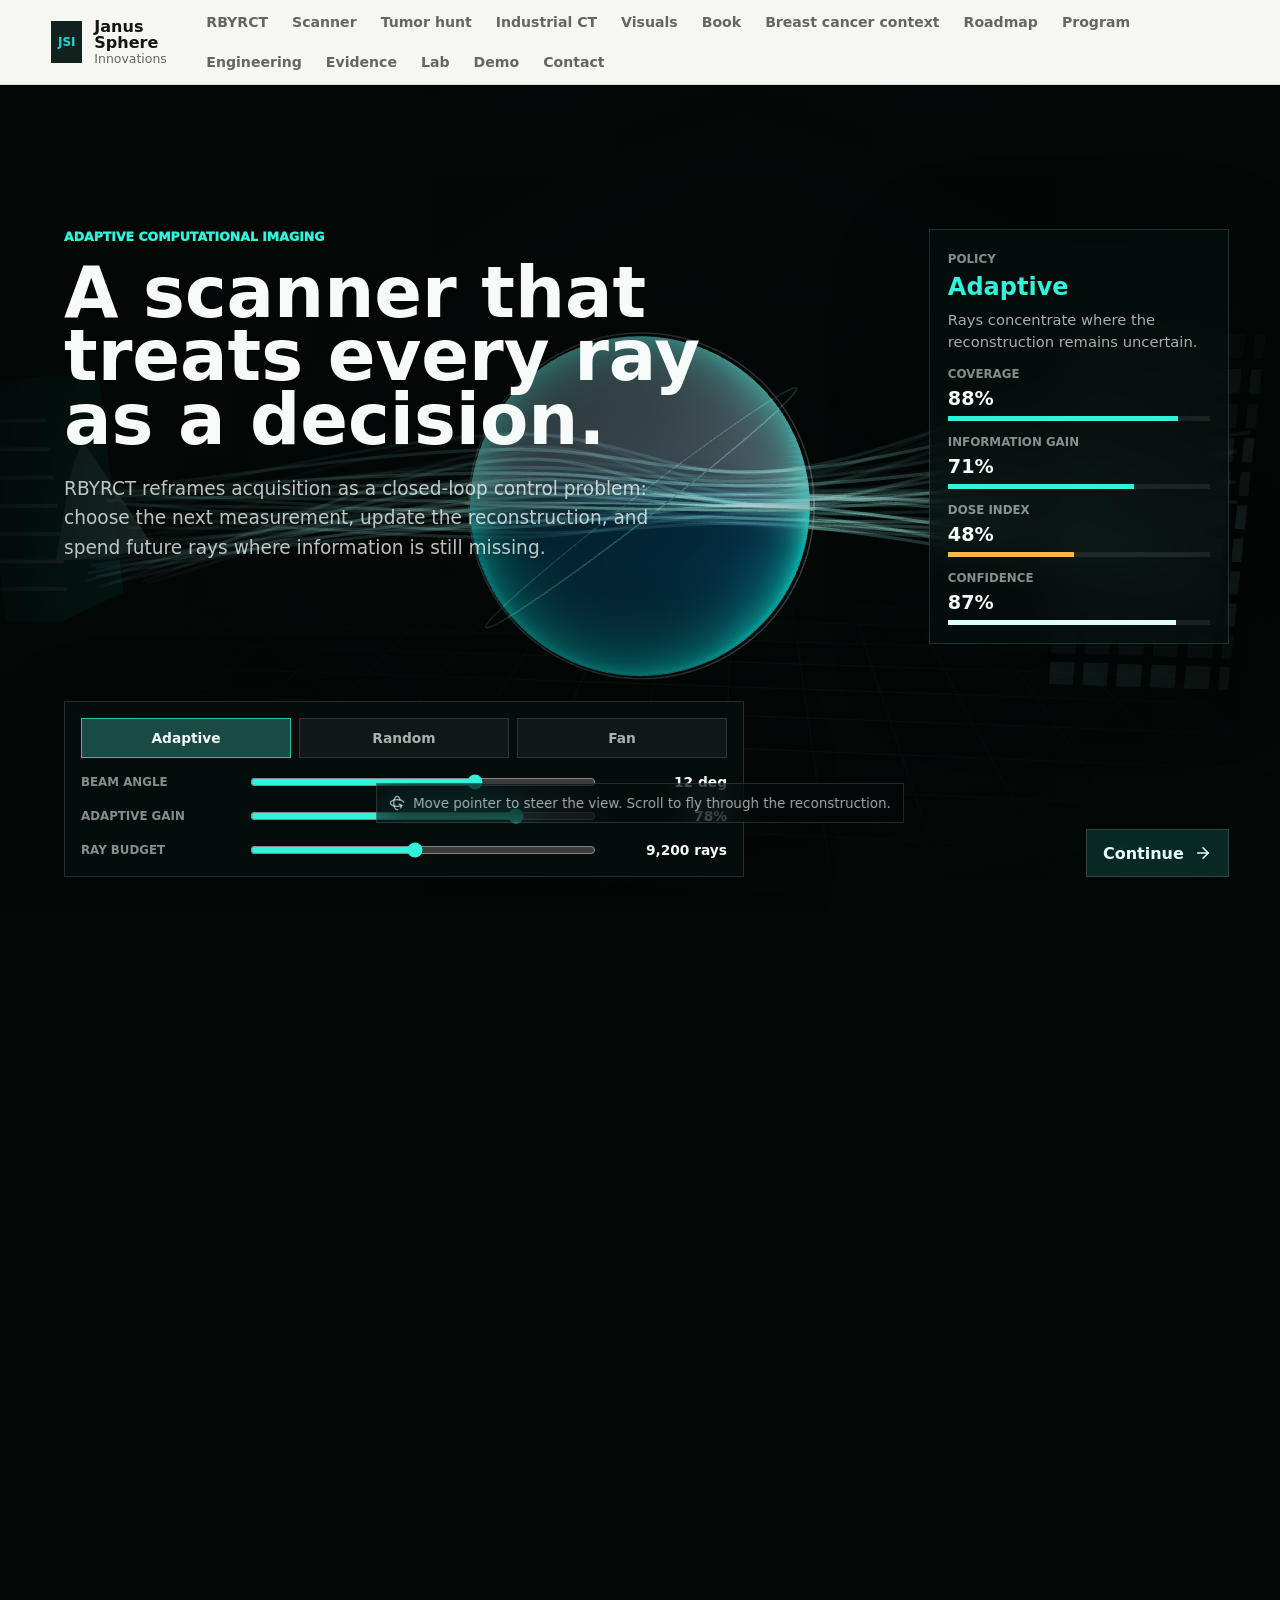
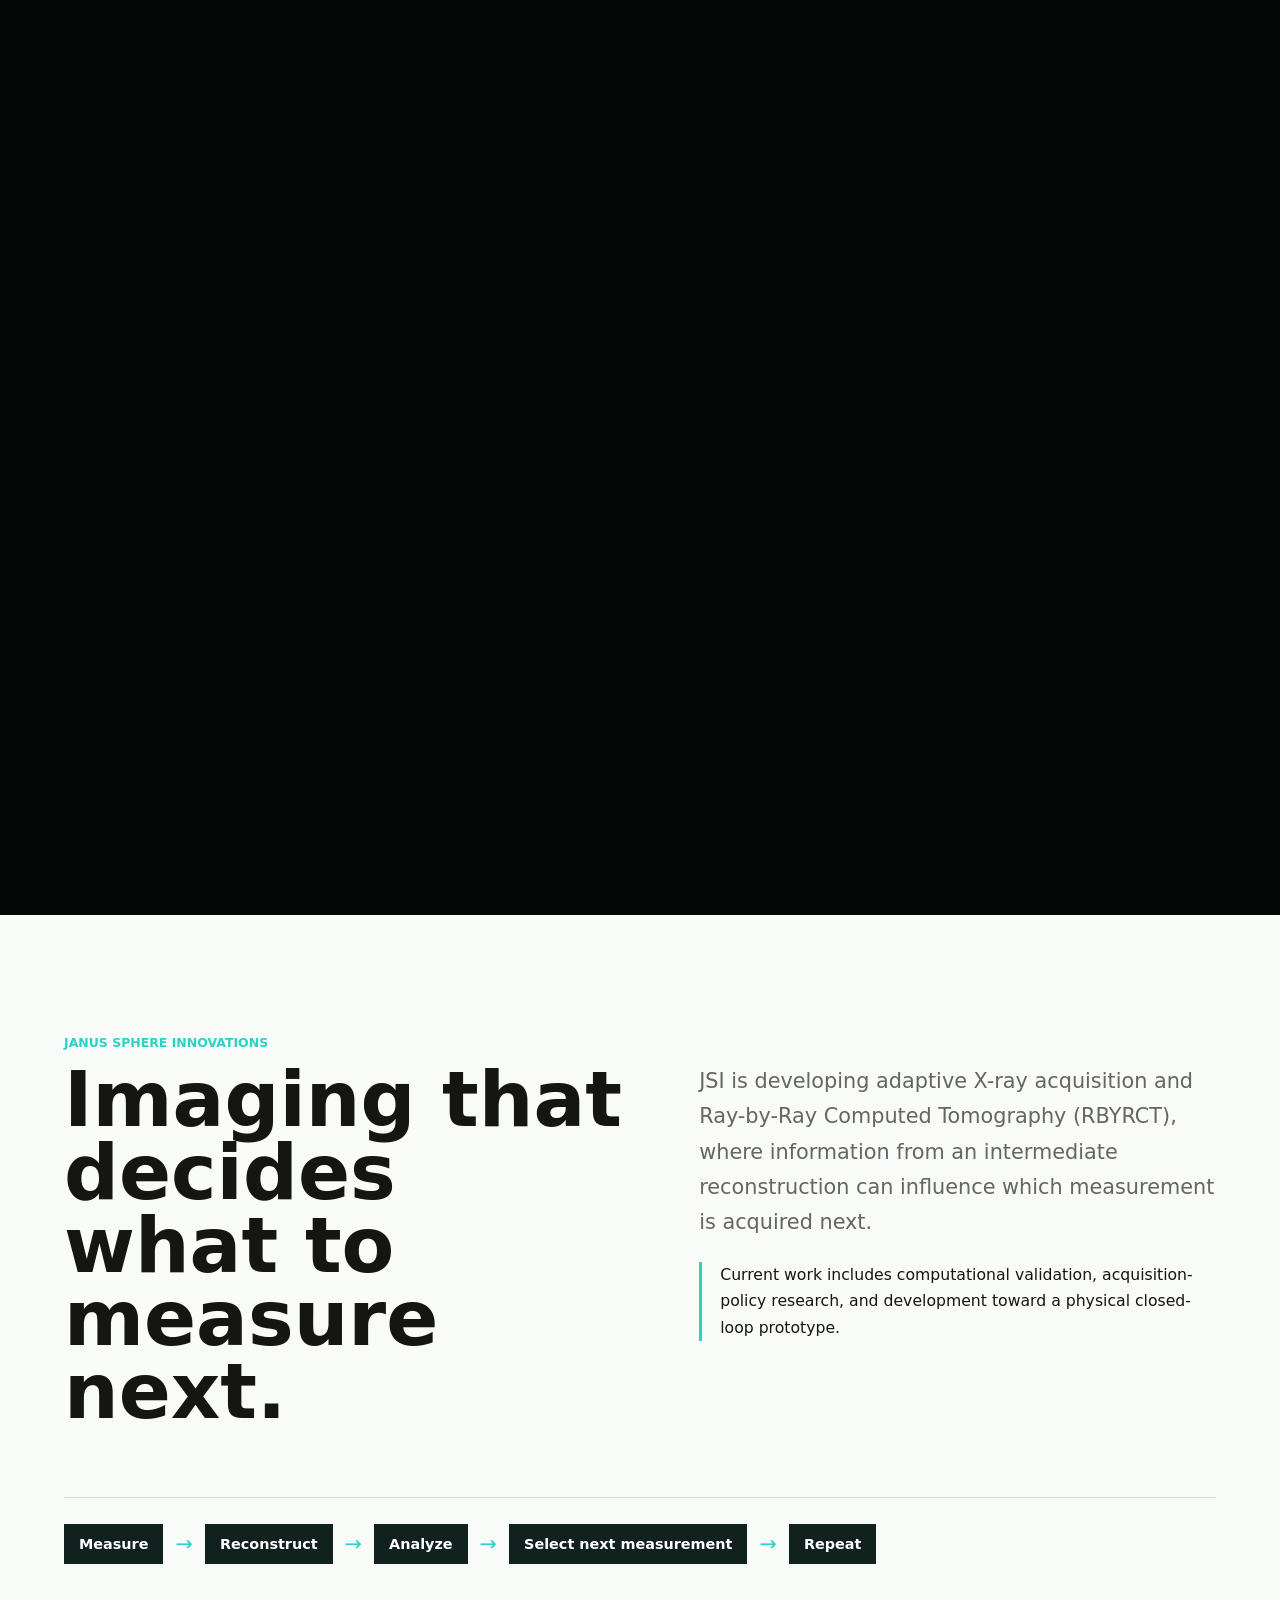
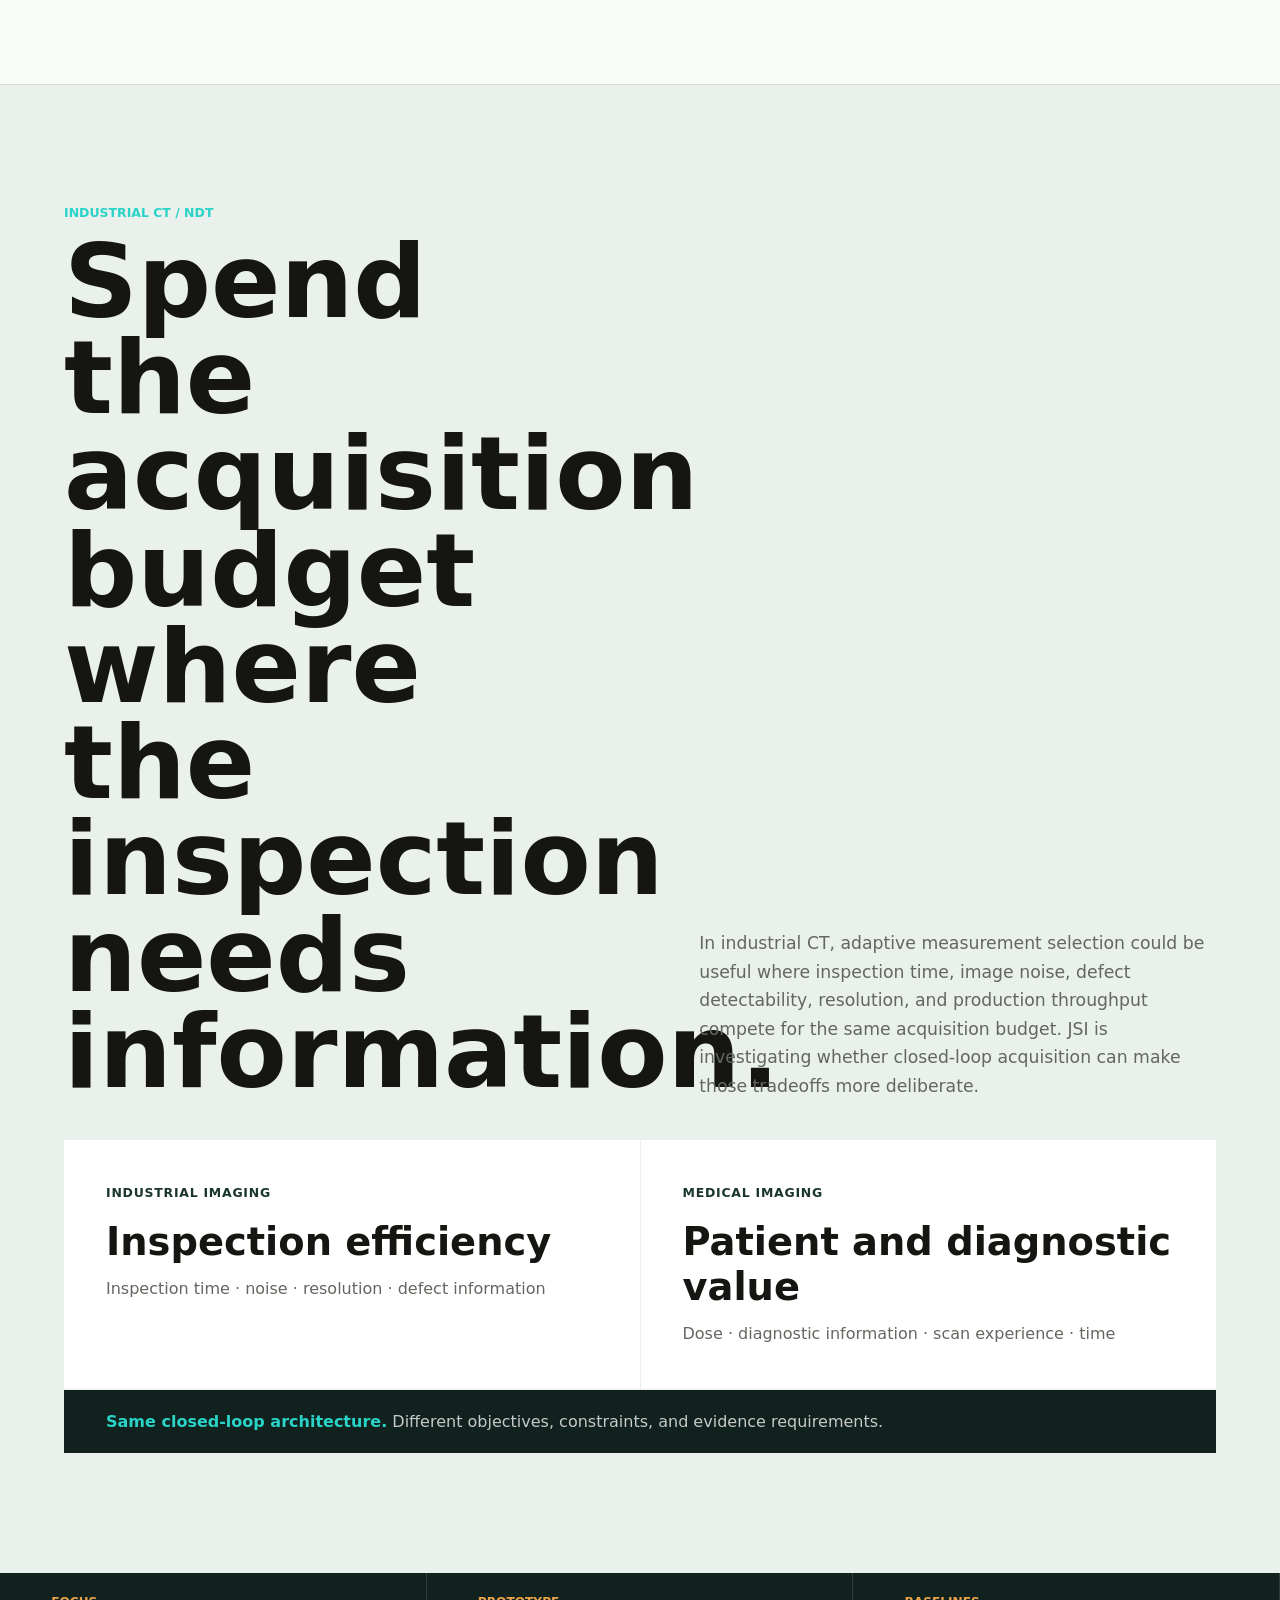
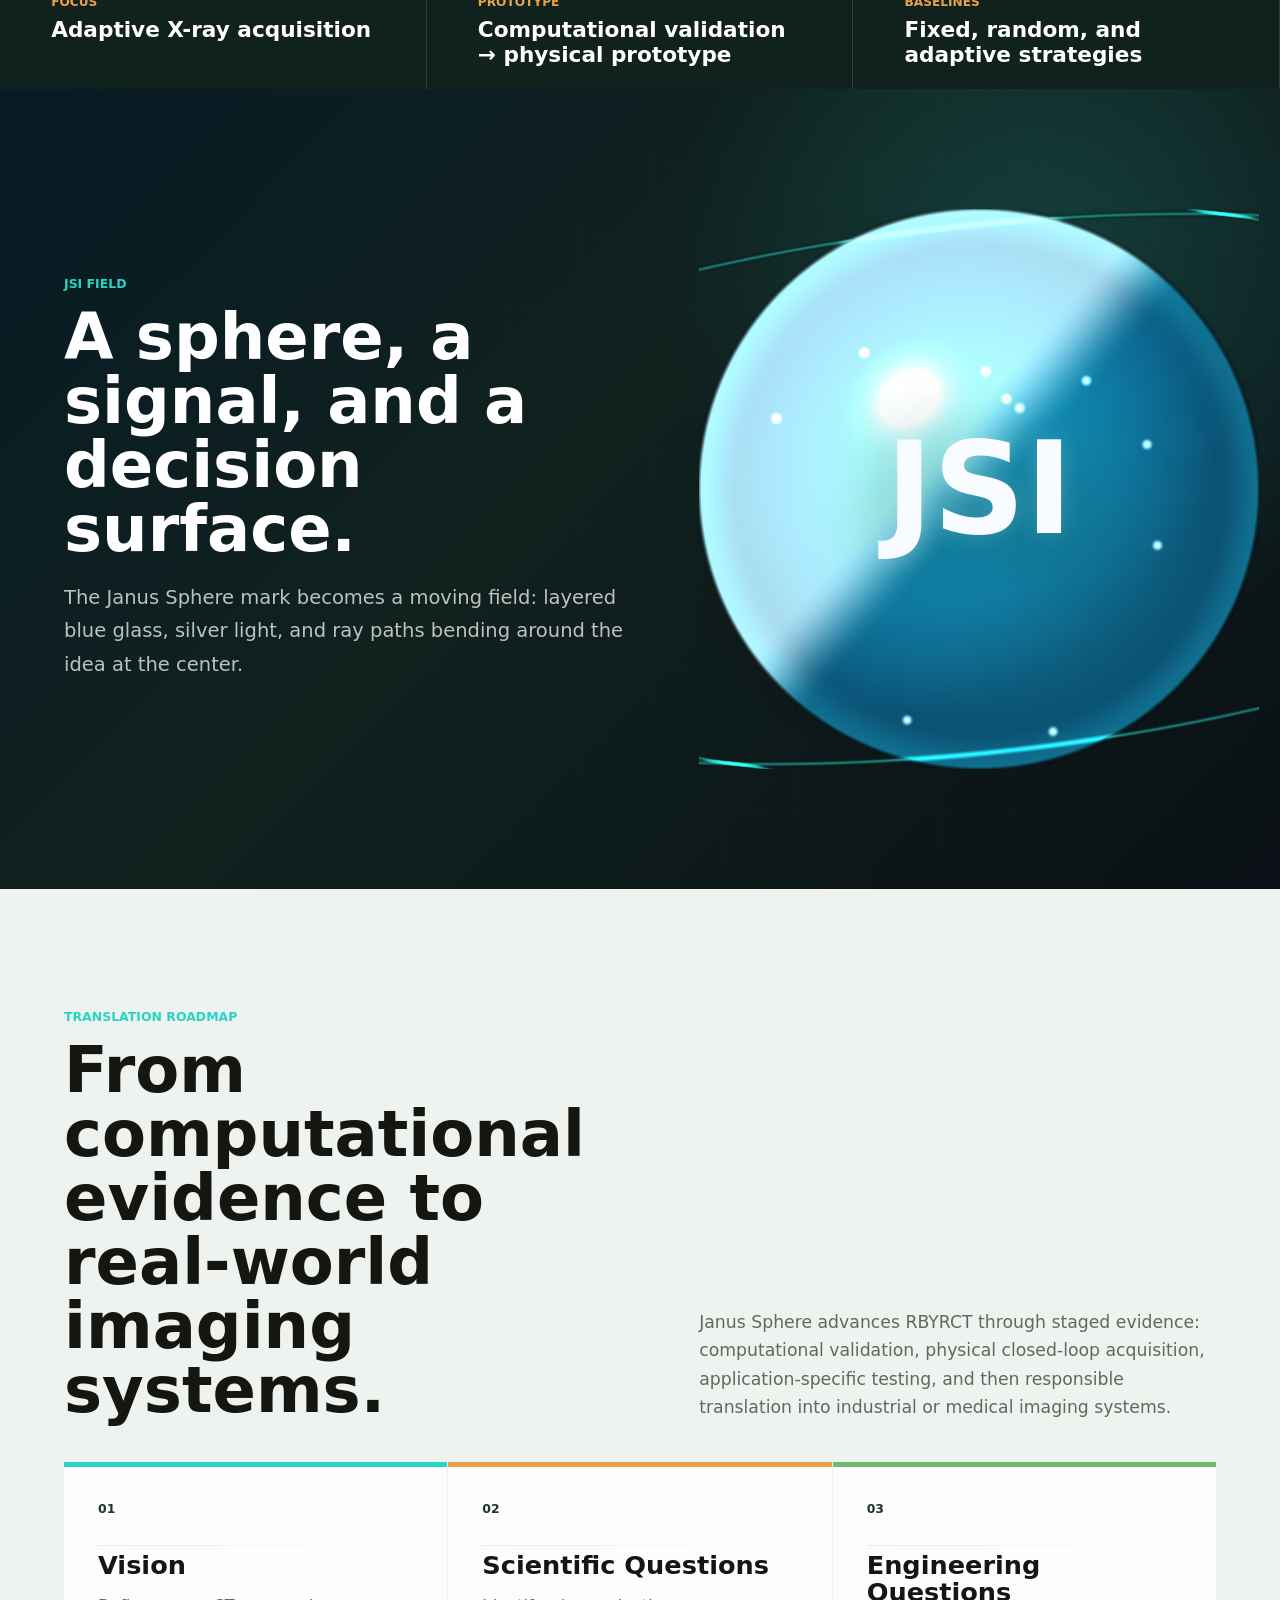
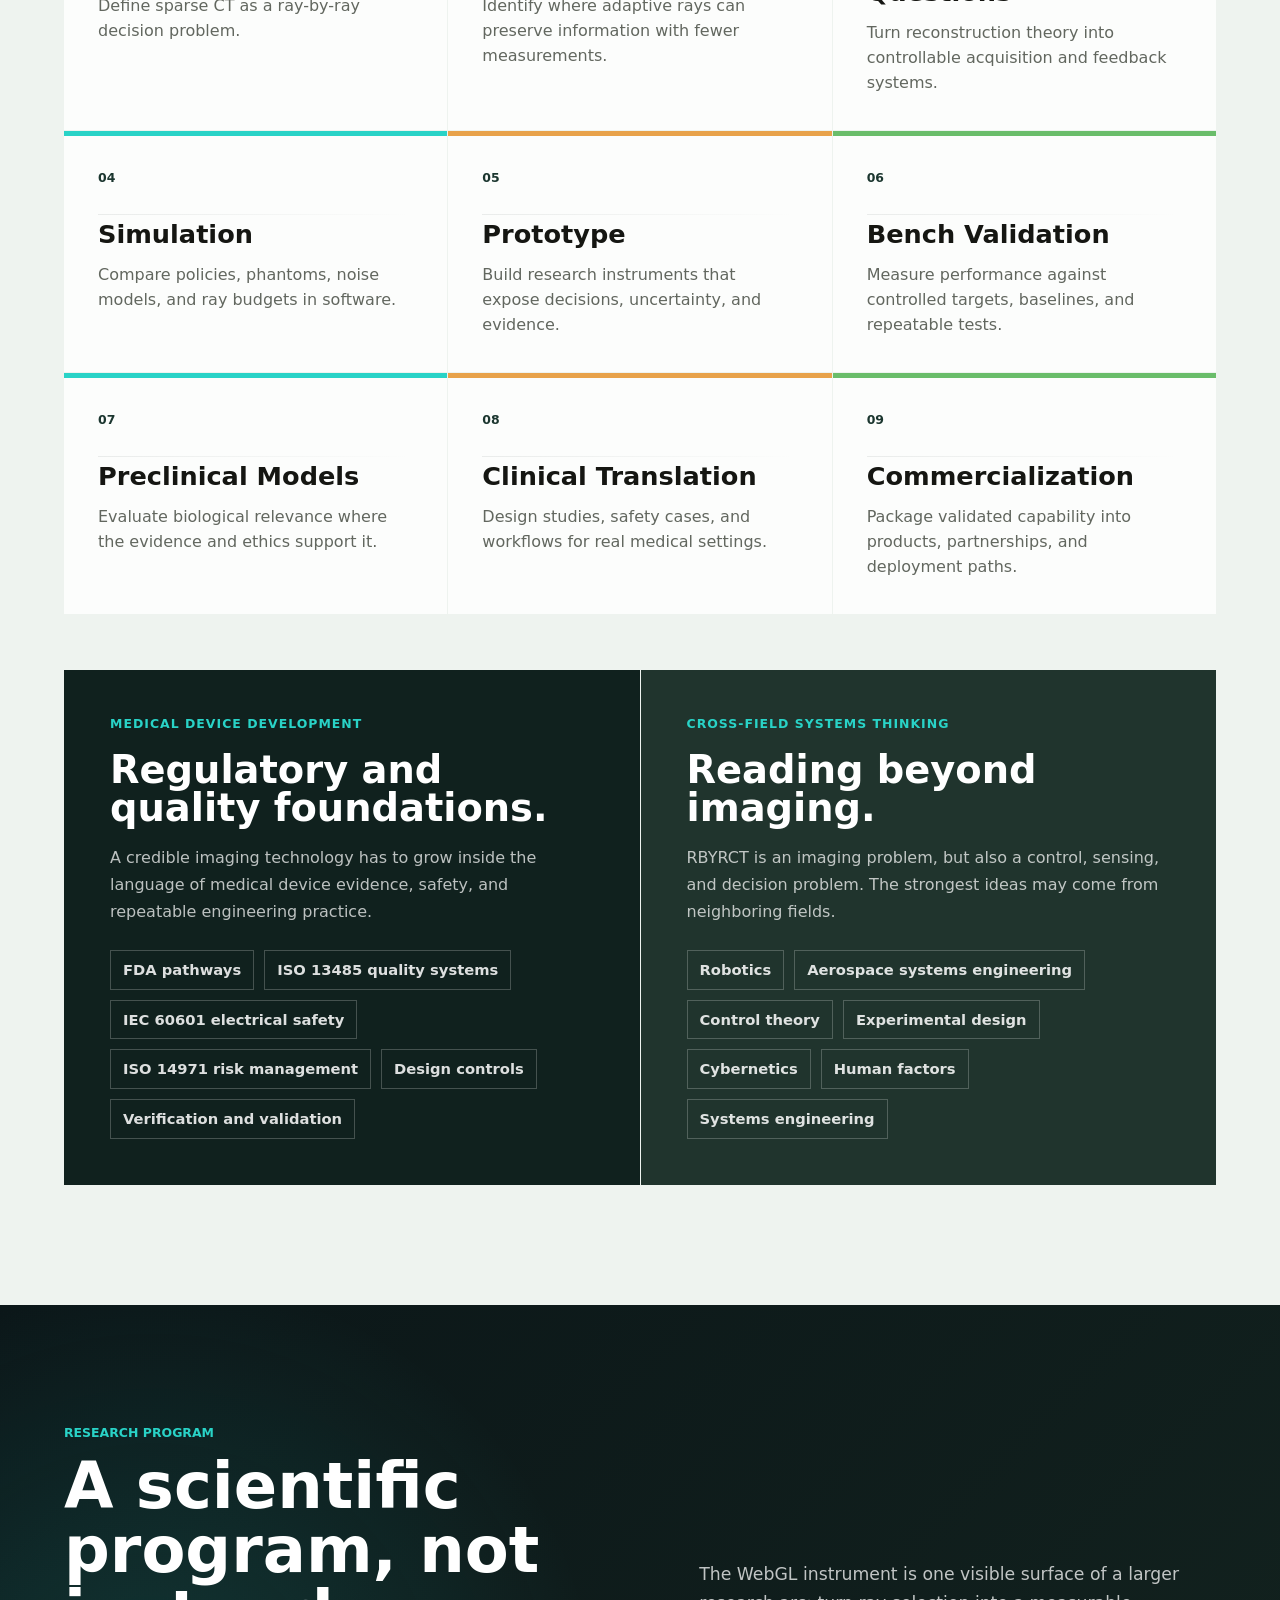
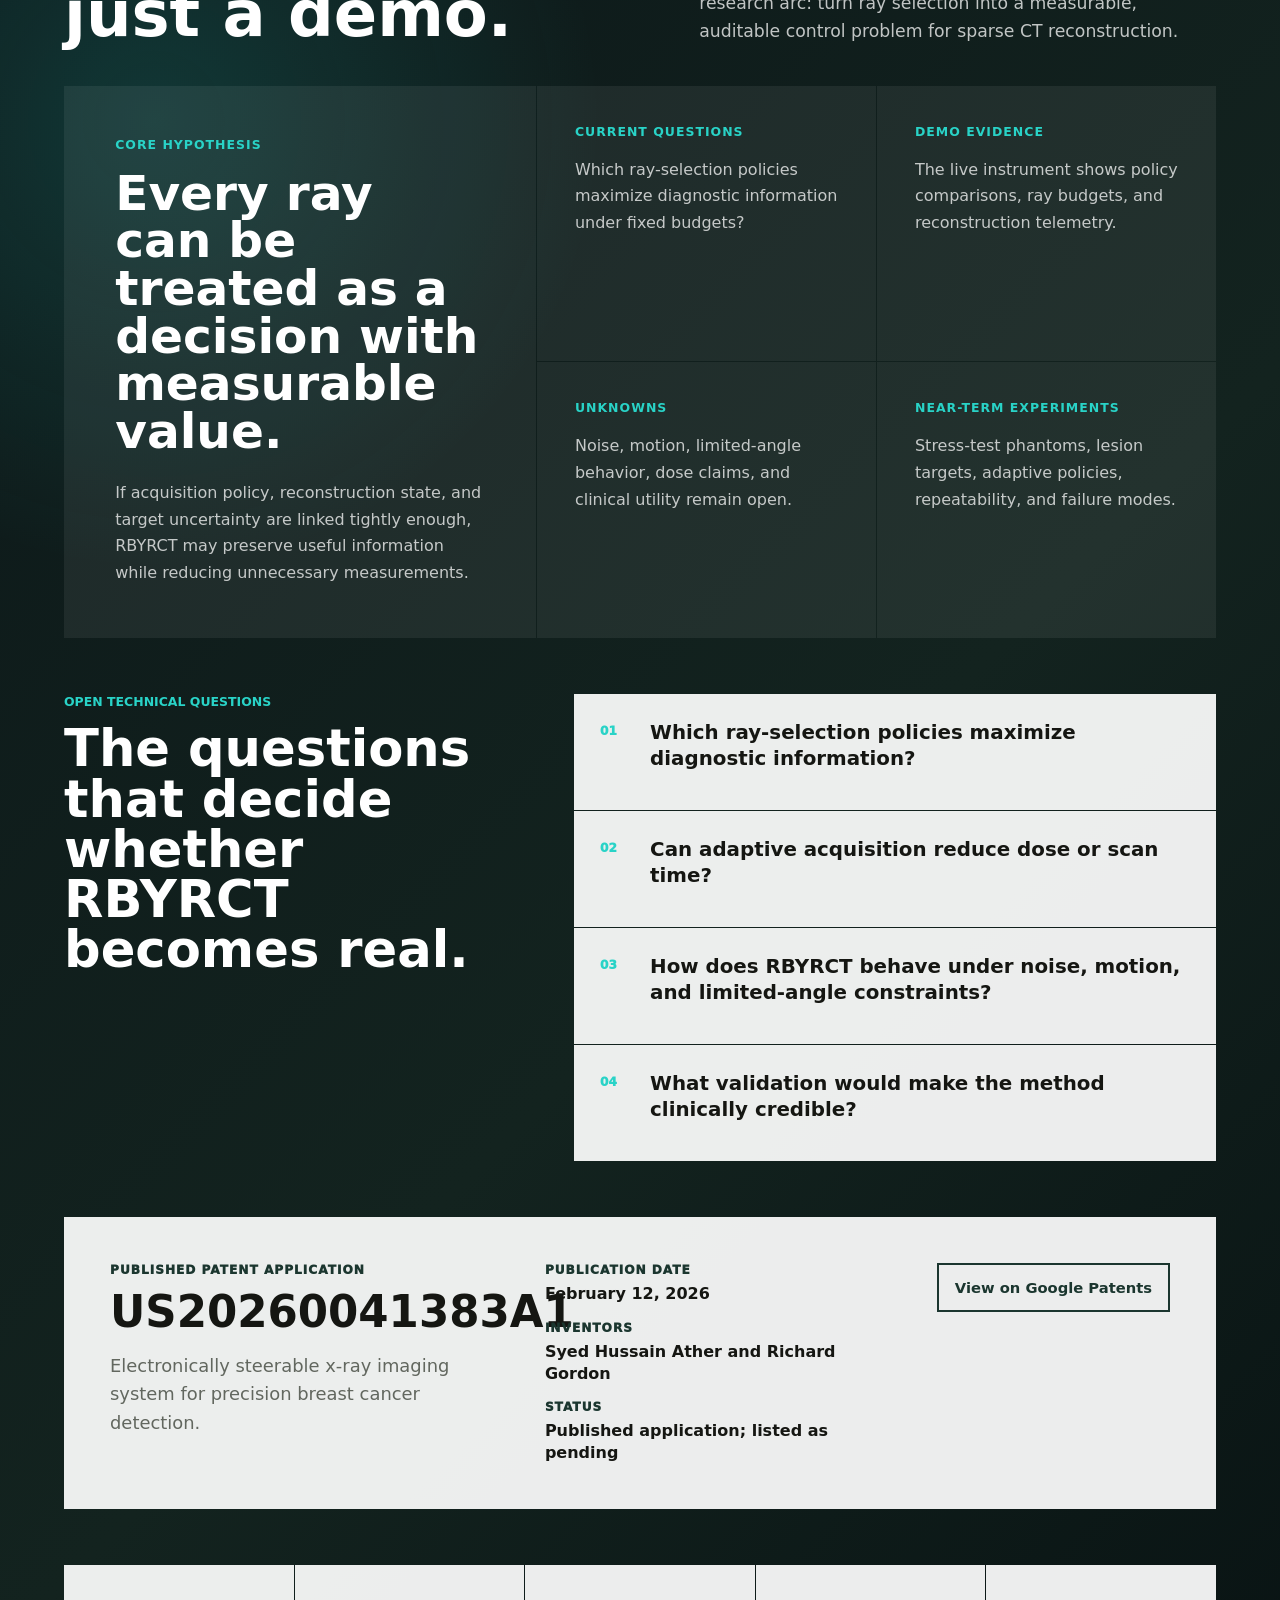
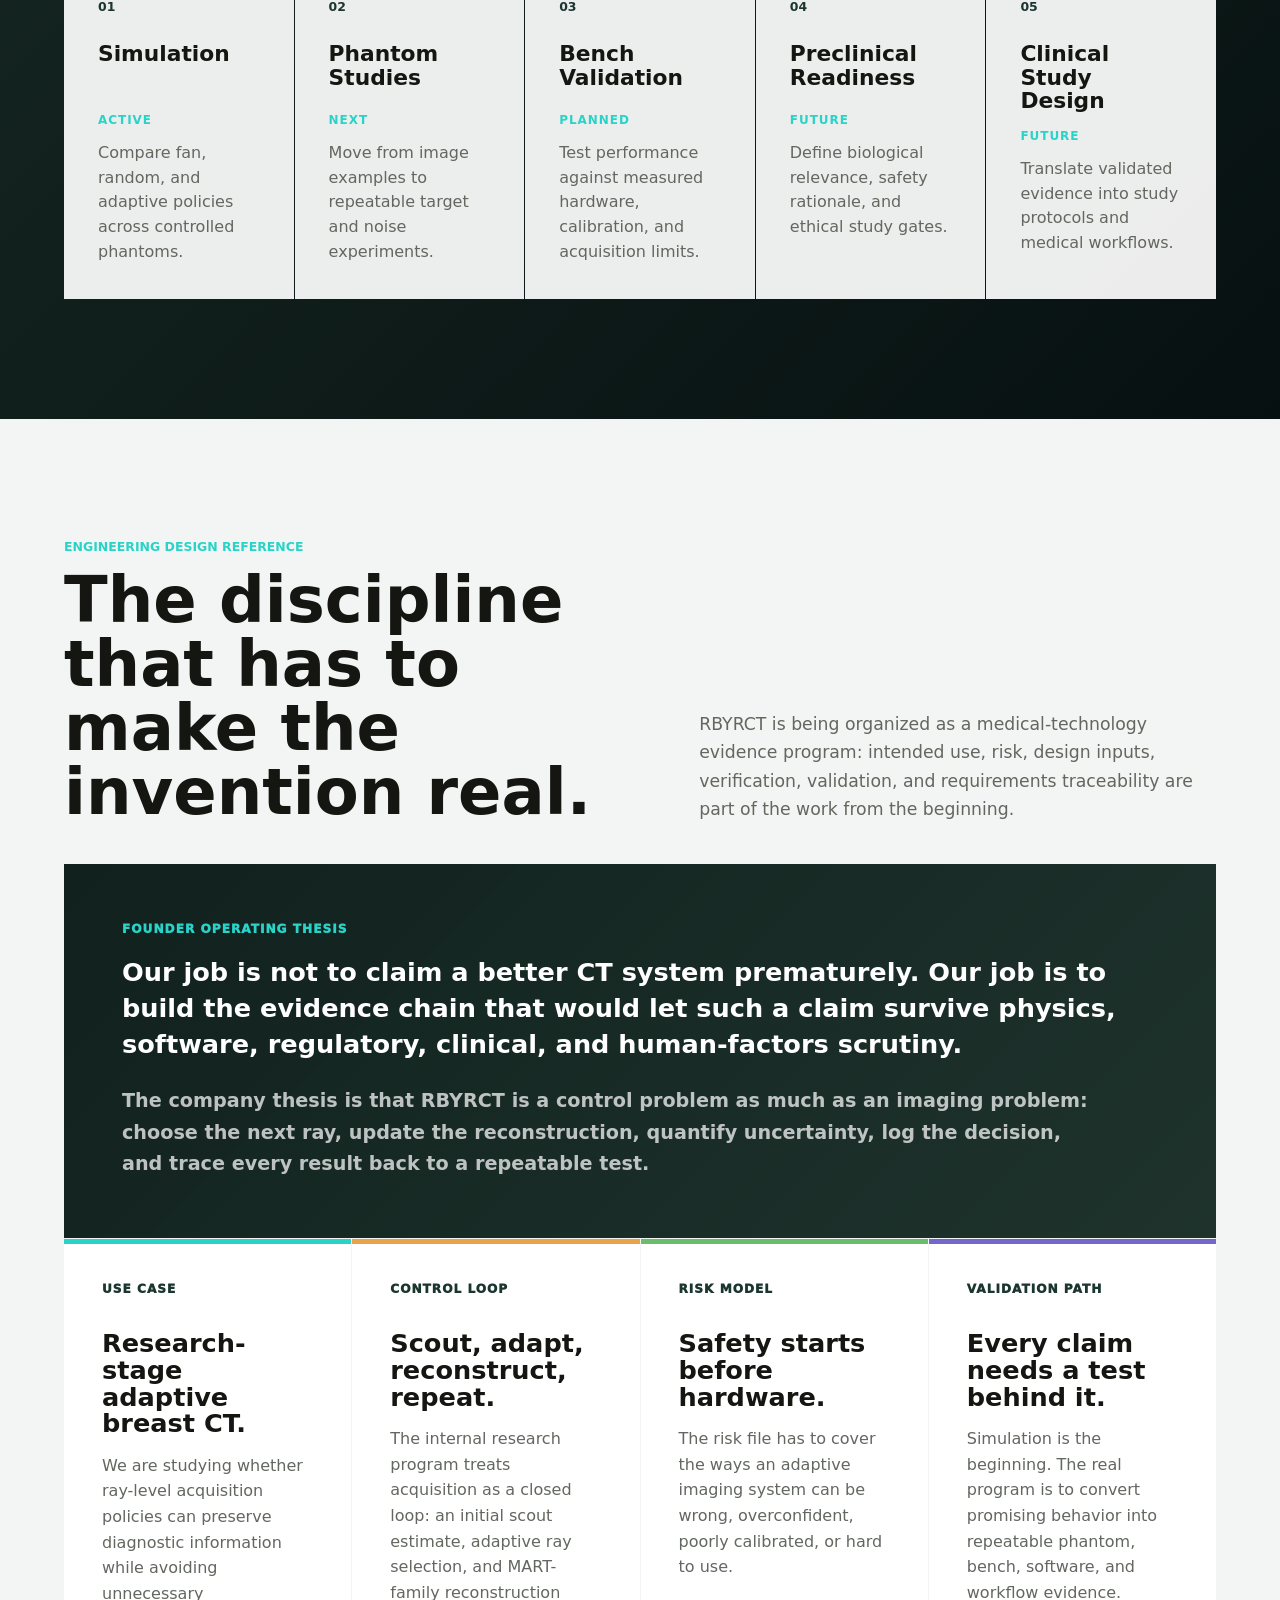
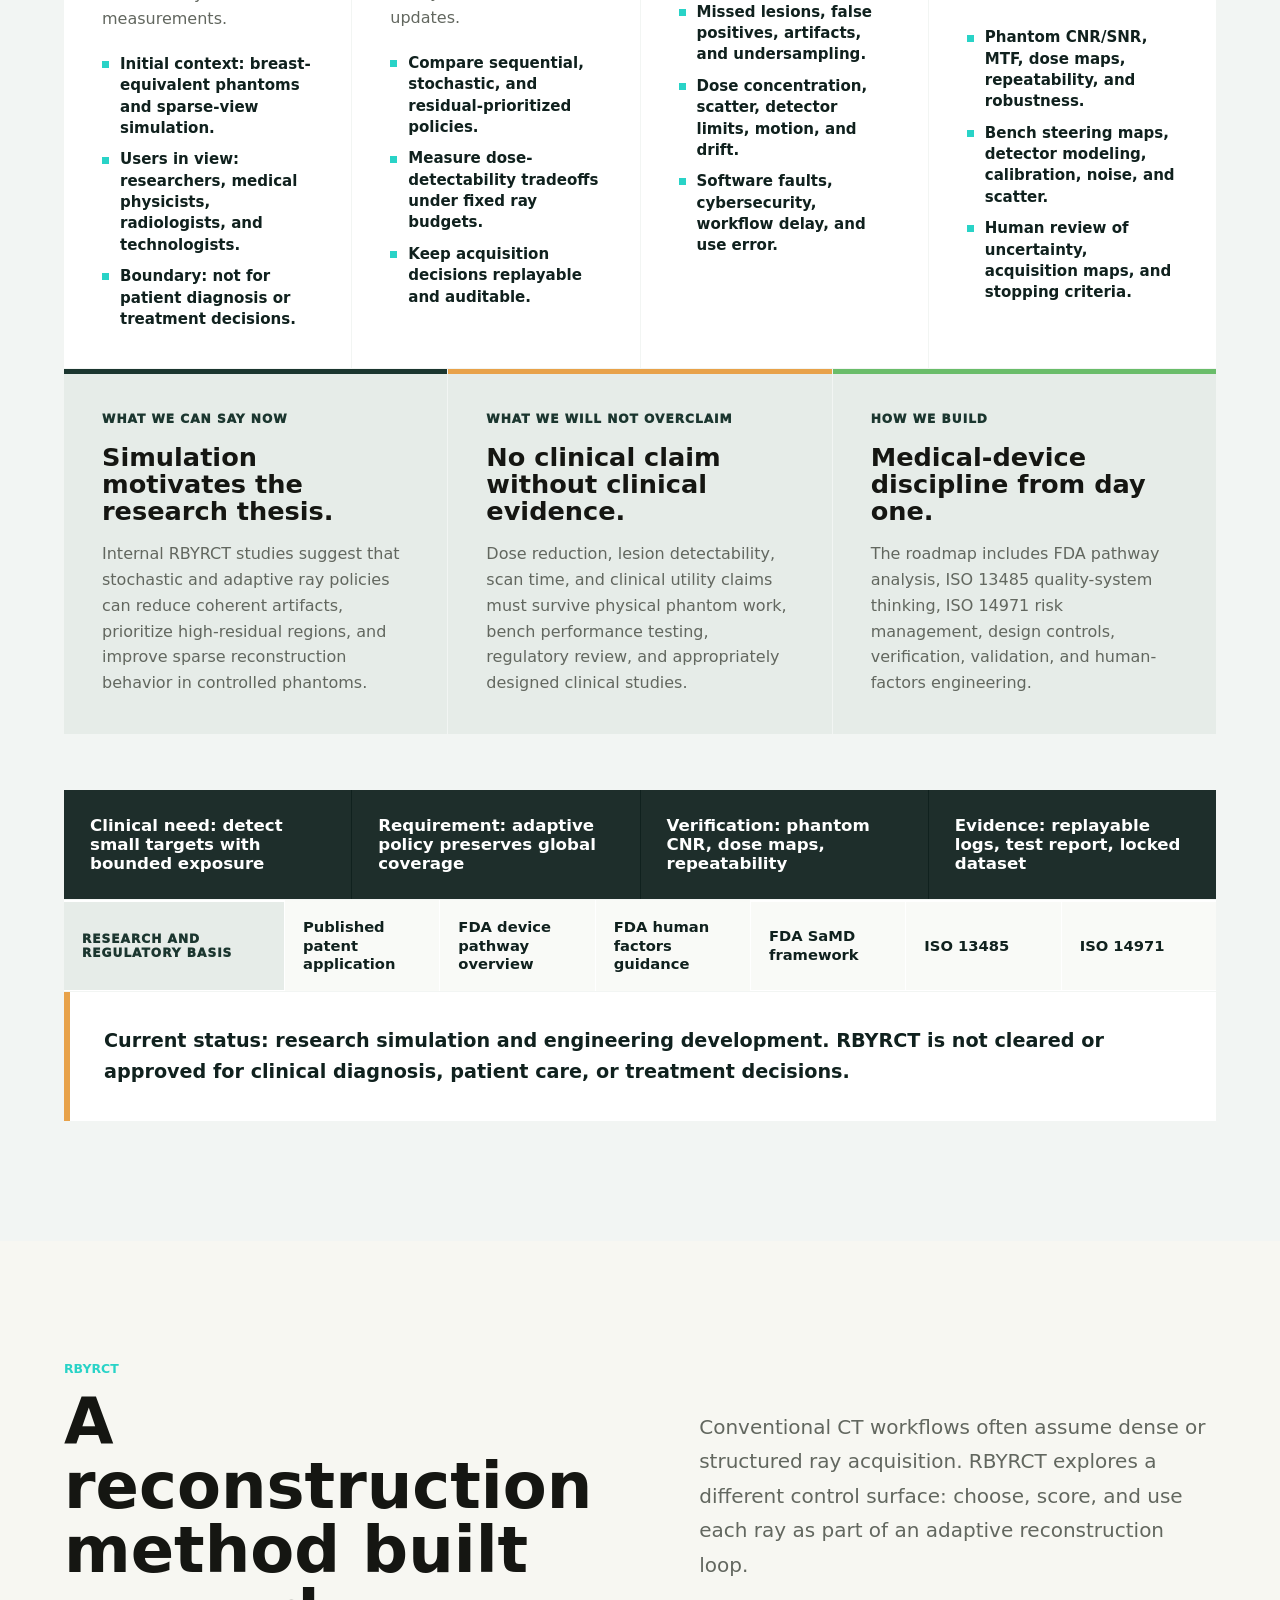
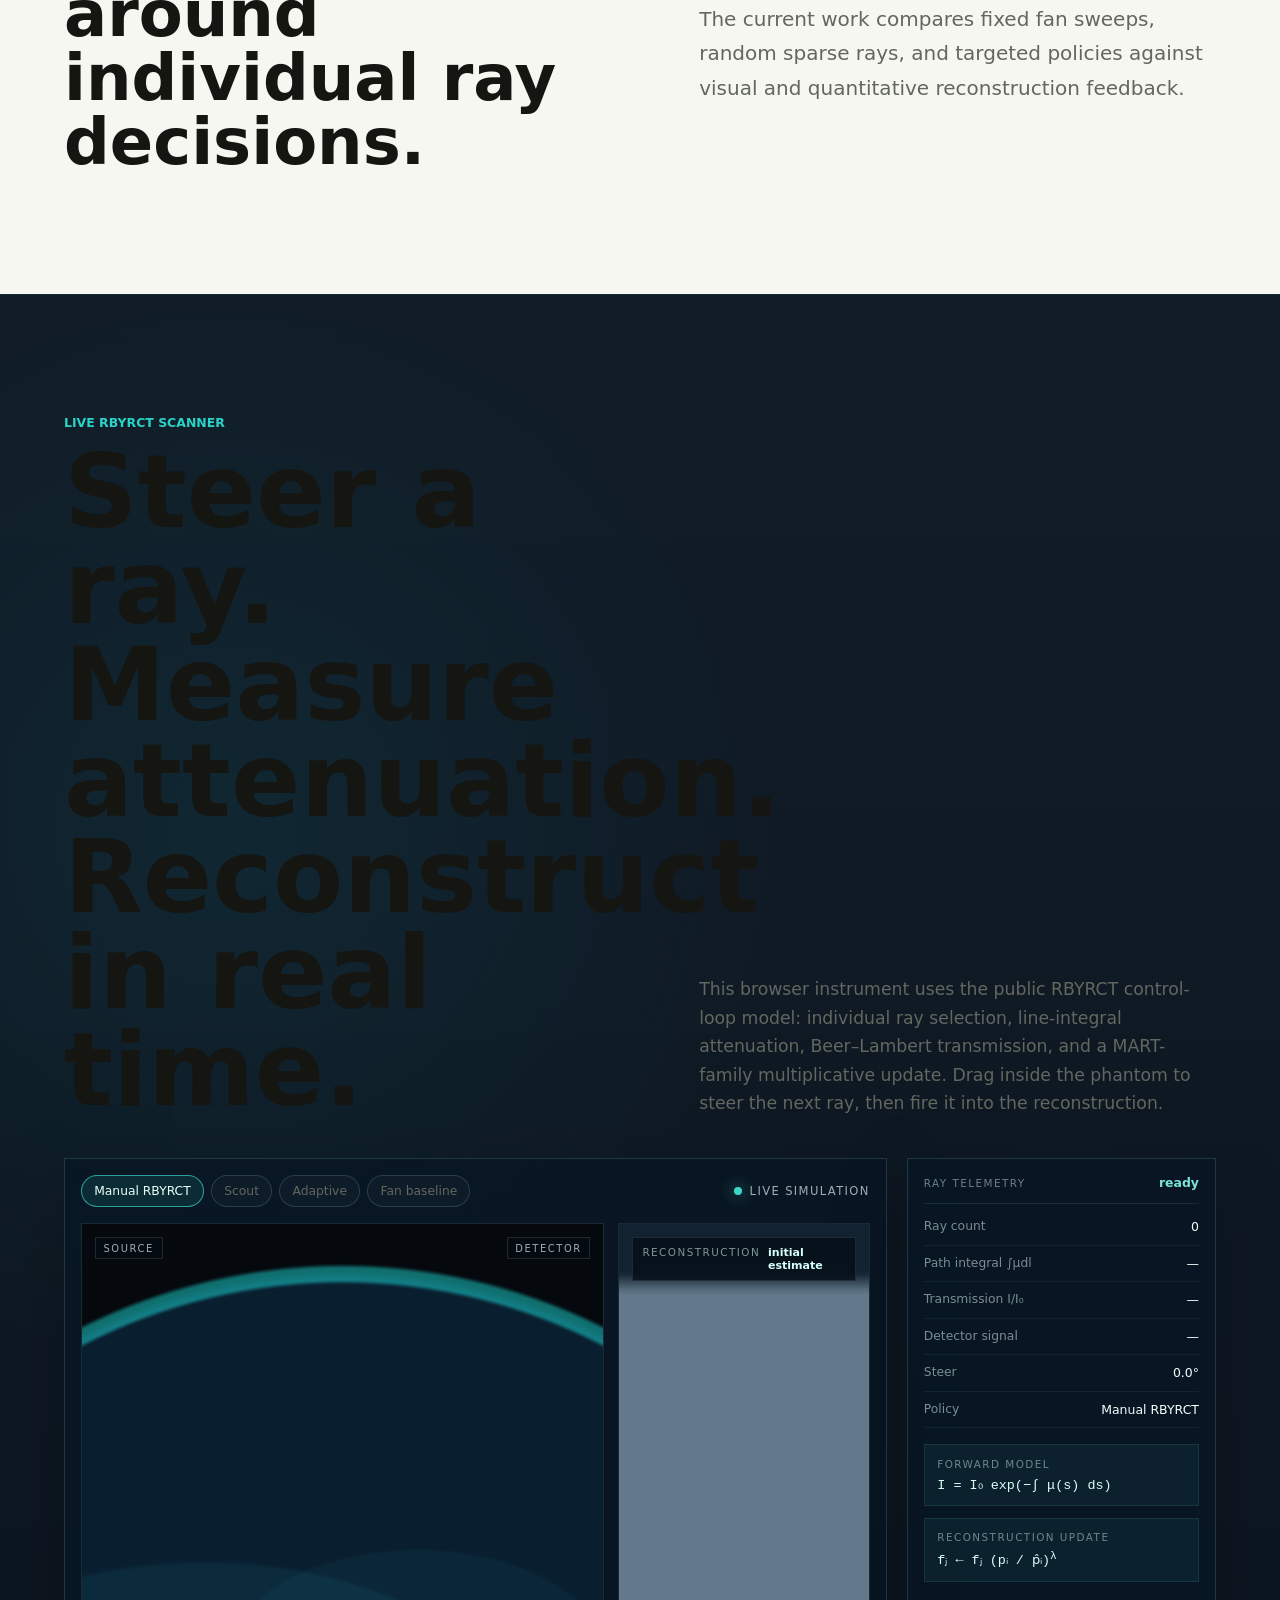
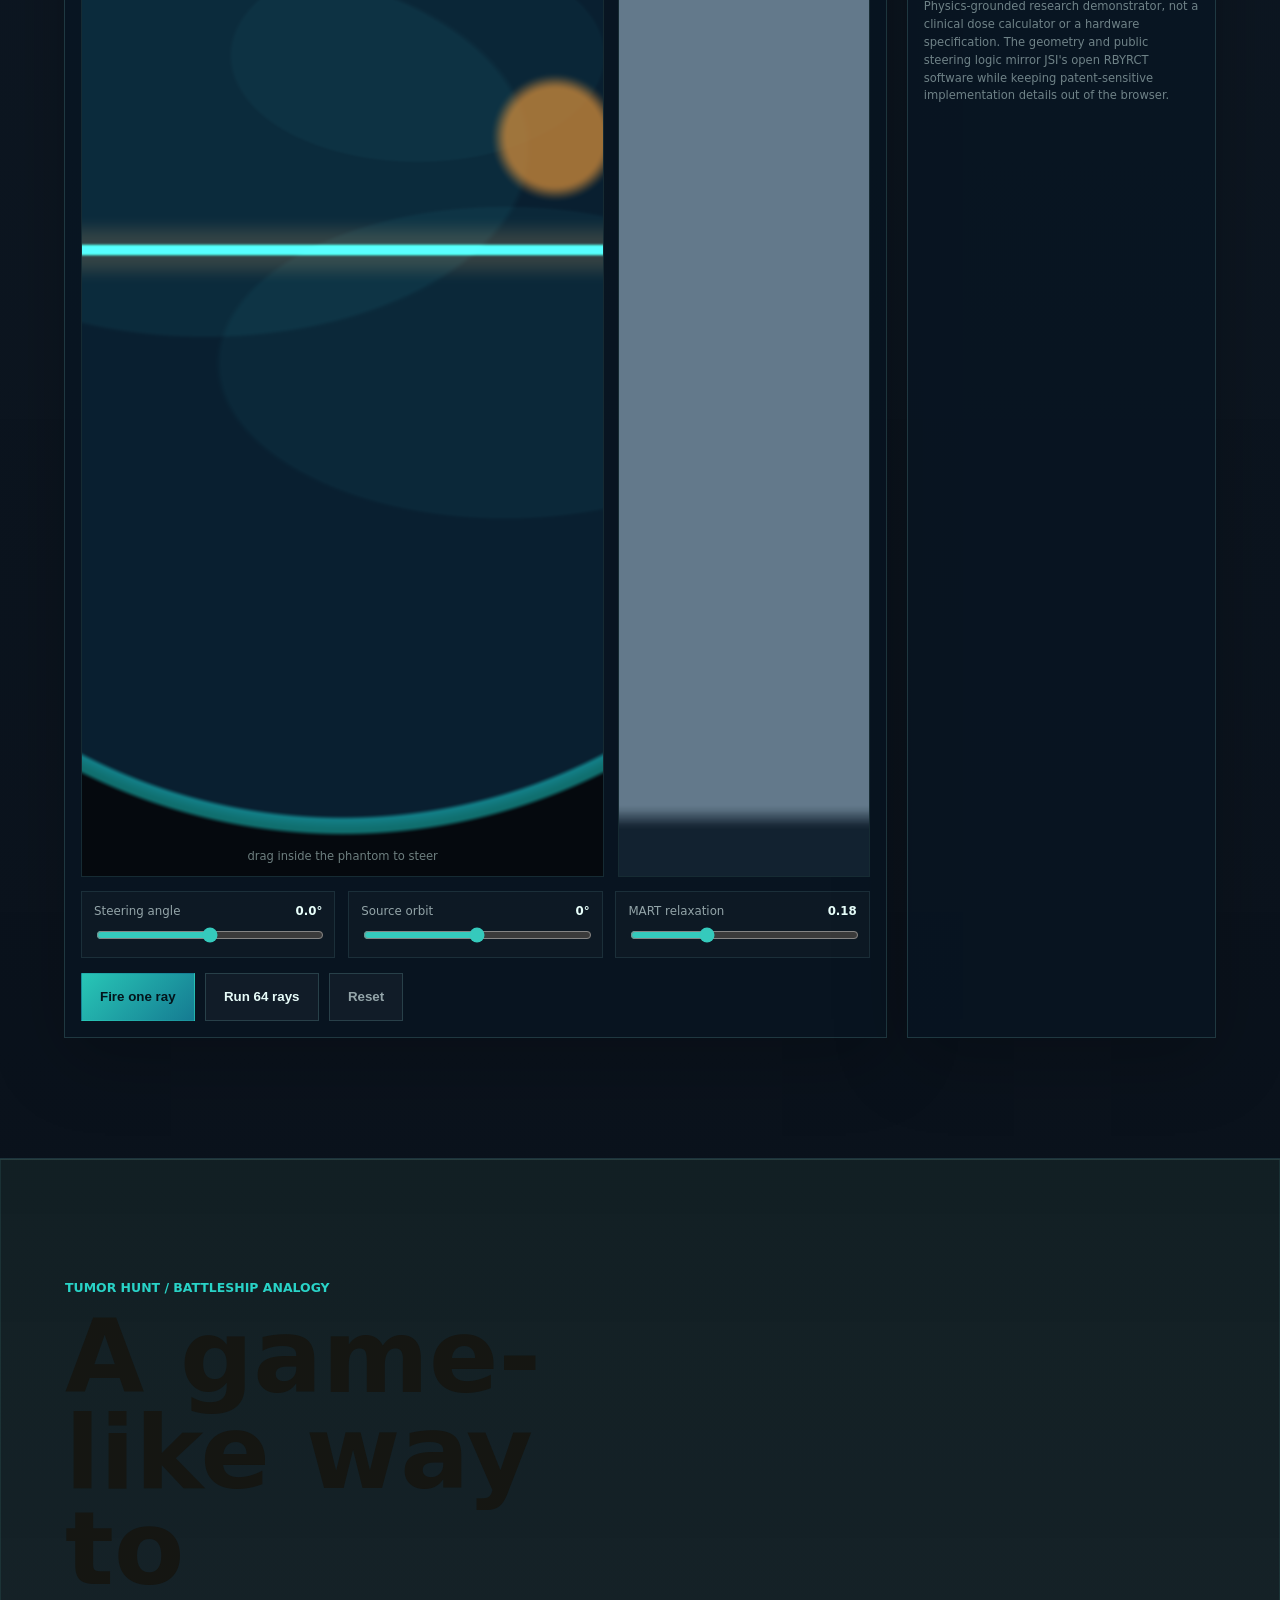
<file: index.html>
<!doctype html>
<html lang="en">
  <head>
    <meta charset="utf-8">
    <meta name="viewport" content="width=device-width, initial-scale=1">
    <title>Janus Sphere Innovations | RBYRCT</title>
    <meta
      name="description"
      content="Janus Sphere Innovations develops RBYRCT and adaptive X-ray acquisition systems that use reconstruction feedback to help decide what to measure next across industrial and medical imaging research."
    >
    <meta property="og:title" content="Janus Sphere Innovations">
    <meta
      property="og:description"
      content="Adaptive X-ray acquisition and RBYRCT: imaging systems that use reconstruction feedback to help decide what to measure next."
    >
    <meta property="og:type" content="website">
    <meta property="og:url" content="https://janus-sphere.com">
    <meta property="og:image" content="https://janus-sphere.com/assets/rbyrct-clean-render-16x9.jpg">
    <meta name="twitter:card" content="summary_large_image">
    <link rel="icon" href="assets/favicon.svg" type="image/svg+xml">
    <link rel="stylesheet" href="styles.css">
    <link rel="stylesheet" href="cinematic/assets/index-BY4Wcq5Y.css">
  </head>
  <body>
    <header class="site-header" data-header>
      <a class="brand" href="#top" aria-label="Janus Sphere home">
        <span class="brand-mark">JSI</span>
        <span>
          <strong>Janus Sphere</strong>
          <small>Innovations</small>
        </span>
      </a>
      <nav aria-label="Primary navigation">
        <a href="#rbyrct">RBYRCT</a>
        <a href="#scanner">Scanner</a>
        <a href="#battleship">Tumor hunt</a>
        <a href="#industrial">Industrial CT</a>
        <a href="#visuals">Visuals</a>
        <a href="#book">Book</a>
        <a href="#context">Breast cancer context</a>
        <a href="#roadmap">Roadmap</a>
        <a href="#program">Program</a>
        <a href="#engineering">Engineering</a>
        <a href="#evidence">Evidence</a>
        <a href="#lab">Lab</a>
        <a href="https://demo.janus-sphere.com">Demo</a>
        <a href="#contact">Contact</a>
      </nav>
    </header>

    <main id="top">
      <section class="cinematic-home" aria-labelledby="hero-title">
        <h1 id="hero-title" class="sr-only">
          Janus Sphere Innovations adaptive computational imaging
        </h1>
        <div id="cinematic-root" data-mode="homepage">
          <div class="cinematic-loading">
            <p class="eyebrow">Adaptive X-ray acquisition</p>
            <strong>Imaging that decides what to measure next.</strong>
            <span>
              Janus Sphere Innovations is developing RBYRCT: adaptive imaging systems
              that use information from intermediate reconstructions to guide subsequent measurements.
            </span>
          </div>
        </div>
      </section>

      <section class="section company-positioning" aria-labelledby="positioning-title">
        <div class="section-kicker">Janus Sphere Innovations</div>
        <div class="positioning-grid">
          <div>
            <h2 id="positioning-title">Imaging that decides what to measure next.</h2>
          </div>
          <div class="positioning-copy">
            <p>
              JSI is developing adaptive X-ray acquisition and Ray-by-Ray Computed Tomography (RBYRCT),
              where information from an intermediate reconstruction can influence which measurement is acquired next.
            </p>
            <p class="stage-note">
              Current work includes computational validation, acquisition-policy research, and development toward a
              physical closed-loop prototype.
            </p>
          </div>
        </div>

        <div class="adaptive-loop" aria-label="Adaptive RBYRCT acquisition loop">
          <span>Measure</span><i aria-hidden="true">→</i>
          <span>Reconstruct</span><i aria-hidden="true">→</i>
          <span>Analyze</span><i aria-hidden="true">→</i>
          <span>Select next measurement</span><i aria-hidden="true">→</i>
          <span>Repeat</span>
        </div>
      </section>

      <section class="section applications" id="industrial" aria-labelledby="industrial-title">
        <div class="section-heading applications-heading">
          <div>
            <div class="section-kicker">Industrial CT / NDT</div>
            <h2 id="industrial-title">Spend the acquisition budget where the inspection needs information.</h2>
          </div>
          <p>
            In industrial CT, adaptive measurement selection could be useful where inspection time, image noise,
            defect detectability, resolution, and production throughput compete for the same acquisition budget.
            JSI is investigating whether closed-loop acquisition can make those tradeoffs more deliberate.
          </p>
        </div>

        <div class="objective-grid" aria-label="Adaptive imaging objectives by application">
          <article>
            <span>Industrial imaging</span>
            <h3>Inspection efficiency</h3>
            <p>Inspection time · noise · resolution · defect information</p>
          </article>
          <article>
            <span>Medical imaging</span>
            <h3>Patient and diagnostic value</h3>
            <p>Dose · diagnostic information · scan experience · time</p>
          </article>
          <div class="objective-core">
            <strong>Same closed-loop architecture.</strong> Different objectives, constraints, and evidence requirements.
          </div>
        </div>
      </section>

      <section class="signal-strip" aria-label="Research signals">
        <div>
          <span>Focus</span>
          <strong>Adaptive X-ray acquisition</strong>
        </div>
        <div>
          <span>Prototype</span>
          <strong>Computational validation → physical prototype</strong>
        </div>
        <div>
          <span>Baselines</span>
          <strong>Fixed, random, and adaptive strategies</strong>
        </div>
      </section>

      <section class="section identity-field" id="identity" aria-labelledby="identity-title">
        <div class="identity-copy">
          <div class="section-kicker">JSI field</div>
          <h2 id="identity-title">A sphere, a signal, and a decision surface.</h2>
          <p>
            The Janus Sphere mark becomes a moving field: layered blue glass,
            silver light, and ray paths bending around the idea at the center.
          </p>
        </div>
        <div class="identity-visual" aria-hidden="true">
          <canvas data-logo-globe></canvas>
          <div class="identity-mark">JSI</div>
        </div>
      </section>

      <section class="section roadmap" id="roadmap" aria-labelledby="roadmap-title">
        <div class="section-heading roadmap-heading">
          <div>
            <div class="section-kicker">Translation roadmap</div>
            <h2 id="roadmap-title">From computational evidence to real-world imaging systems.</h2>
          </div>
          <p>
            Janus Sphere advances RBYRCT through staged evidence: computational validation,
            physical closed-loop acquisition, application-specific testing, and then responsible
            translation into industrial or medical imaging systems.
          </p>
        </div>

        <div class="roadmap-path" aria-label="Janus Sphere translation roadmap">
          <article>
            <span>01</span>
            <h3>Vision</h3>
            <p>Define sparse CT as a ray-by-ray decision problem.</p>
          </article>
          <article>
            <span>02</span>
            <h3>Scientific Questions</h3>
            <p>Identify where adaptive rays can preserve information with fewer measurements.</p>
          </article>
          <article>
            <span>03</span>
            <h3>Engineering Questions</h3>
            <p>Turn reconstruction theory into controllable acquisition and feedback systems.</p>
          </article>
          <article>
            <span>04</span>
            <h3>Simulation</h3>
            <p>Compare policies, phantoms, noise models, and ray budgets in software.</p>
          </article>
          <article>
            <span>05</span>
            <h3>Prototype</h3>
            <p>Build research instruments that expose decisions, uncertainty, and evidence.</p>
          </article>
          <article>
            <span>06</span>
            <h3>Bench Validation</h3>
            <p>Measure performance against controlled targets, baselines, and repeatable tests.</p>
          </article>
          <article>
            <span>07</span>
            <h3>Preclinical Models</h3>
            <p>Evaluate biological relevance where the evidence and ethics support it.</p>
          </article>
          <article>
            <span>08</span>
            <h3>Clinical Translation</h3>
            <p>Design studies, safety cases, and workflows for real medical settings.</p>
          </article>
          <article>
            <span>09</span>
            <h3>Commercialization</h3>
            <p>Package validated capability into products, partnerships, and deployment paths.</p>
          </article>
        </div>

        <div class="discipline-grid" aria-label="Disciplines guiding Janus Sphere development">
          <article>
            <span>Medical device development</span>
            <h3>Regulatory and quality foundations.</h3>
            <p>
              A credible imaging technology has to grow inside the language of
              medical device evidence, safety, and repeatable engineering practice.
            </p>
            <ul>
              <li>FDA pathways</li>
              <li>ISO 13485 quality systems</li>
              <li>IEC 60601 electrical safety</li>
              <li>ISO 14971 risk management</li>
              <li>Design controls</li>
              <li>Verification and validation</li>
            </ul>
          </article>
          <article>
            <span>Cross-field systems thinking</span>
            <h3>Reading beyond imaging.</h3>
            <p>
              RBYRCT is an imaging problem, but also a control, sensing, and
              decision problem. The strongest ideas may come from neighboring fields.
            </p>
            <ul>
              <li>Robotics</li>
              <li>Aerospace systems engineering</li>
              <li>Control theory</li>
              <li>Experimental design</li>
              <li>Cybernetics</li>
              <li>Human factors</li>
              <li>Systems engineering</li>
            </ul>
          </article>
        </div>
      </section>

      <section class="section program" id="program" aria-labelledby="program-title">
        <div class="section-heading program-heading">
          <div>
            <div class="section-kicker">Research program</div>
            <h2 id="program-title">A scientific program, not just a demo.</h2>
          </div>
          <p>
            The WebGL instrument is one visible surface of a larger research arc:
            turn ray selection into a measurable, auditable control problem for
            sparse CT reconstruction.
          </p>
        </div>

        <div class="program-grid">
          <article class="program-hypothesis">
            <span>Core hypothesis</span>
            <h3>Every ray can be treated as a decision with measurable value.</h3>
            <p>
              If acquisition policy, reconstruction state, and target uncertainty
              are linked tightly enough, RBYRCT may preserve useful information
              while reducing unnecessary measurements.
            </p>
          </article>

          <div class="program-questions" aria-label="RBYRCT research program questions">
            <article>
              <span>Current questions</span>
              <p>Which ray-selection policies maximize diagnostic information under fixed budgets?</p>
            </article>
            <article>
              <span>Demo evidence</span>
              <p>The live instrument shows policy comparisons, ray budgets, and reconstruction telemetry.</p>
            </article>
            <article>
              <span>Unknowns</span>
              <p>Noise, motion, limited-angle behavior, dose claims, and clinical utility remain open.</p>
            </article>
            <article>
              <span>Near-term experiments</span>
              <p>Stress-test phantoms, lesion targets, adaptive policies, repeatability, and failure modes.</p>
            </article>
          </div>
        </div>

        <div class="open-questions" aria-labelledby="open-questions-title">
          <div>
            <div class="section-kicker">Open technical questions</div>
            <h3 id="open-questions-title">The questions that decide whether RBYRCT becomes real.</h3>
          </div>
          <ol>
            <li>Which ray-selection policies maximize diagnostic information?</li>
            <li>Can adaptive acquisition reduce dose or scan time?</li>
            <li>How does RBYRCT behave under noise, motion, and limited-angle constraints?</li>
            <li>What validation would make the method clinically credible?</li>
          </ol>
        </div>

        <aside class="patent-reference" aria-labelledby="patent-reference-title">
          <div>
            <span>Published patent application</span>
            <h3 id="patent-reference-title">US20260041383A1</h3>
            <p>
              Electronically steerable x-ray imaging system for precision breast
              cancer detection.
            </p>
          </div>
          <dl>
            <div>
              <dt>Publication date</dt>
              <dd>February 12, 2026</dd>
            </div>
            <div>
              <dt>Inventors</dt>
              <dd>Syed Hussain Ather and Richard Gordon</dd>
            </div>
            <div>
              <dt>Status</dt>
              <dd>Published application; listed as pending</dd>
            </div>
          </dl>
          <a
            class="patent-link"
            href="https://patents.google.com/patent/US20260041383A1/en?oq=20260041383"
          >
            View on Google Patents
          </a>
        </aside>

        <div class="evidence-ladder" aria-label="RBYRCT evidence maturity ladder">
          <article>
            <span>01</span>
            <strong>Simulation</strong>
            <em>Active</em>
            <p>Compare fan, random, and adaptive policies across controlled phantoms.</p>
          </article>
          <article>
            <span>02</span>
            <strong>Phantom Studies</strong>
            <em>Next</em>
            <p>Move from image examples to repeatable target and noise experiments.</p>
          </article>
          <article>
            <span>03</span>
            <strong>Bench Validation</strong>
            <em>Planned</em>
            <p>Test performance against measured hardware, calibration, and acquisition limits.</p>
          </article>
          <article>
            <span>04</span>
            <strong>Preclinical Readiness</strong>
            <em>Future</em>
            <p>Define biological relevance, safety rationale, and ethical study gates.</p>
          </article>
          <article>
            <span>05</span>
            <strong>Clinical Study Design</strong>
            <em>Future</em>
            <p>Translate validated evidence into study protocols and medical workflows.</p>
          </article>
        </div>
      </section>

      <section class="section engineering-reference" id="engineering" aria-labelledby="engineering-title">
        <div class="section-heading engineering-heading">
          <div>
            <div class="section-kicker">Engineering Design Reference</div>
            <h2 id="engineering-title">The discipline that has to make the invention real.</h2>
          </div>
          <p>
            RBYRCT is being organized as a medical-technology evidence program:
            intended use, risk, design inputs, verification, validation, and
            requirements traceability are part of the work from the beginning.
          </p>
        </div>

        <div class="founder-thesis" aria-label="Founder operating thesis">
          <span>Founder operating thesis</span>
          <p>
            Our job is not to claim a better CT system prematurely. Our job is
            to build the evidence chain that would let such a claim survive
            physics, software, regulatory, clinical, and human-factors scrutiny.
          </p>
          <p>
            The company thesis is that RBYRCT is a control problem as much as an
            imaging problem: choose the next ray, update the reconstruction,
            quantify uncertainty, log the decision, and trace every result back
            to a repeatable test.
          </p>
        </div>

        <div class="engineering-grid" aria-label="Janus Sphere engineering design reference">
          <article>
            <span>Use Case</span>
            <h3>Research-stage adaptive breast CT.</h3>
            <p>
              We are studying whether ray-level acquisition policies can preserve
              diagnostic information while avoiding unnecessary measurements.
            </p>
            <ul>
              <li>Initial context: breast-equivalent phantoms and sparse-view simulation.</li>
              <li>Users in view: researchers, medical physicists, radiologists, and technologists.</li>
              <li>Boundary: not for patient diagnosis or treatment decisions.</li>
            </ul>
          </article>
          <article>
            <span>Control Loop</span>
            <h3>Scout, adapt, reconstruct, repeat.</h3>
            <p>
              The internal research program treats acquisition as a closed loop:
              an initial scout estimate, adaptive ray selection, and MART-family
              reconstruction updates.
            </p>
            <ul>
              <li>Compare sequential, stochastic, and residual-prioritized policies.</li>
              <li>Measure dose-detectability tradeoffs under fixed ray budgets.</li>
              <li>Keep acquisition decisions replayable and auditable.</li>
            </ul>
          </article>
          <article>
            <span>Risk Model</span>
            <h3>Safety starts before hardware.</h3>
            <p>
              The risk file has to cover the ways an adaptive imaging system can
              be wrong, overconfident, poorly calibrated, or hard to use.
            </p>
            <ul>
              <li>Missed lesions, false positives, artifacts, and undersampling.</li>
              <li>Dose concentration, scatter, detector limits, motion, and drift.</li>
              <li>Software faults, cybersecurity, workflow delay, and use error.</li>
            </ul>
          </article>
          <article>
            <span>Validation Path</span>
            <h3>Every claim needs a test behind it.</h3>
            <p>
              Simulation is the beginning. The real program is to convert promising
              behavior into repeatable phantom, bench, software, and workflow evidence.
            </p>
            <ul>
              <li>Phantom CNR/SNR, MTF, dose maps, repeatability, and robustness.</li>
              <li>Bench steering maps, detector modeling, calibration, noise, and scatter.</li>
              <li>Human review of uncertainty, acquisition maps, and stopping criteria.</li>
            </ul>
          </article>
        </div>

        <div class="validation-grid" aria-label="Janus Sphere validation commitments">
          <article>
            <span>What we can say now</span>
            <h3>Simulation motivates the research thesis.</h3>
            <p>
              Internal RBYRCT studies suggest that stochastic and adaptive
              ray policies can reduce coherent artifacts, prioritize high-residual
              regions, and improve sparse reconstruction behavior in controlled phantoms.
            </p>
          </article>
          <article>
            <span>What we will not overclaim</span>
            <h3>No clinical claim without clinical evidence.</h3>
            <p>
              Dose reduction, lesion detectability, scan time, and clinical utility
              claims must survive physical phantom work, bench performance testing,
              regulatory review, and appropriately designed clinical studies.
            </p>
          </article>
          <article>
            <span>How we build</span>
            <h3>Medical-device discipline from day one.</h3>
            <p>
              The roadmap includes FDA pathway analysis, ISO 13485 quality-system
              thinking, ISO 14971 risk management, design controls, verification,
              validation, and human-factors engineering.
            </p>
          </article>
        </div>

        <div class="traceability-strip" aria-label="Requirements traceability example">
          <span>Clinical need: detect small targets with bounded exposure</span>
          <span>Requirement: adaptive policy preserves global coverage</span>
          <span>Verification: phantom CNR, dose maps, repeatability</span>
          <span>Evidence: replayable logs, test report, locked dataset</span>
        </div>

        <div class="source-grid" aria-label="Research and regulatory basis">
          <span>Research and regulatory basis</span>
          <a href="https://patents.google.com/patent/US20260041383A1/en?oq=20260041383">
            Published patent application
          </a>
          <a href="https://www.fda.gov/medical-devices/device-advice-comprehensive-regulatory-assistance/how-study-and-market-your-device">
            FDA device pathway overview
          </a>
          <a href="https://www.fda.gov/regulatory-information/search-fda-guidance-documents/applying-human-factors-and-usability-engineering-medical-devices">
            FDA human factors guidance
          </a>
          <a href="https://www.fda.gov/medical-devices/digital-health-center-excellence/software-medical-device-samd">
            FDA SaMD framework
          </a>
          <a href="https://www.iso.org/standard/59752.html">ISO 13485</a>
          <a href="https://www.iso.org/standard/72704.html">ISO 14971</a>
        </div>

        <p class="research-boundary">
          Current status: research simulation and engineering development. RBYRCT is
          not cleared or approved for clinical diagnosis, patient care, or treatment
          decisions.
        </p>
      </section>

      <section class="section intro" id="rbyrct" aria-labelledby="rbyrct-title">
        <div class="section-kicker">RBYRCT</div>
        <div class="intro-grid">
          <div>
            <h2 id="rbyrct-title">A reconstruction method built around individual ray decisions.</h2>
          </div>
          <div class="intro-copy">
            <p>
              Conventional CT workflows often assume dense or structured ray acquisition.
              RBYRCT explores a different control surface: choose, score, and use each
              ray as part of an adaptive reconstruction loop.
            </p>
            <p>
              The current work compares fixed fan sweeps, random sparse rays, and targeted
              policies against visual and quantitative reconstruction feedback.
            </p>
          </div>
        </div>
      </section>

      <section class="section scanner-lab" id="scanner" aria-labelledby="scanner-title">
        <div class="section-heading scanner-heading">
          <div>
            <div class="section-kicker">Live RBYRCT scanner</div>
            <h2 id="scanner-title">Steer a ray. Measure attenuation. Reconstruct in real time.</h2>
          </div>
          <p>
            This browser instrument uses the public RBYRCT control-loop model: individual ray selection,
            line-integral attenuation, Beer–Lambert transmission, and a MART-family multiplicative update.
            Drag inside the phantom to steer the next ray, then fire it into the reconstruction.
          </p>
        </div>

        <div class="scanner-shell">
          <div class="scanner-stage-card">
            <div class="scanner-toolbar">
              <div class="scanner-mode-group" role="group" aria-label="Acquisition policy">
                <button class="active" type="button" data-scan-policy="manual">Manual RBYRCT</button>
                <button type="button" data-scan-policy="scout">Scout</button>
                <button type="button" data-scan-policy="adaptive">Adaptive</button>
                <button type="button" data-scan-policy="fan">Fan baseline</button>
              </div>
              <span class="scanner-live-dot"><i></i> live simulation</span>
            </div>

            <div class="scanner-canvases">
              <div class="scanner-canvas-wrap">
                <canvas data-rbyrct-gl aria-label="Interactive WebGL RBYRCT acquisition geometry"></canvas>
                <div class="scanner-overlay-label top-left">SOURCE</div>
                <div class="scanner-overlay-label top-right">DETECTOR</div>
                <div class="scanner-overlay-help">drag inside the phantom to steer</div>
              </div>
              <div class="scanner-recon-wrap">
                <canvas data-rbyrct-recon width="256" height="256" aria-label="Live MART reconstruction"></canvas>
                <div class="scanner-recon-title">
                  <span>RECONSTRUCTION</span>
                  <strong data-scan-quality>initial estimate</strong>
                </div>
              </div>
            </div>

            <div class="scanner-controls">
              <label>
                <span>Steering angle <strong data-steer-value>0.0°</strong></span>
                <input data-steer-angle type="range" min="-44" max="44" step="0.5" value="0">
              </label>
              <label>
                <span>Source orbit <strong data-orbit-value>0°</strong></span>
                <input data-source-orbit type="range" min="-180" max="180" step="1" value="0">
              </label>
              <label>
                <span>MART relaxation <strong data-relax-value>0.18</strong></span>
                <input data-mart-relax type="range" min="0.05" max="0.45" step="0.01" value="0.18">
              </label>
            </div>

            <div class="scanner-actions">
              <button class="button primary" type="button" data-fire-ray>Fire one ray</button>
              <button class="button" type="button" data-auto-scan>Run 64 rays</button>
              <button class="button ghost" type="button" data-reset-scan>Reset</button>
            </div>
          </div>

          <aside class="scanner-telemetry" aria-label="Live scanner telemetry">
            <div class="scanner-telemetry-heading">
              <span>Ray telemetry</span>
              <strong data-scan-state>ready</strong>
            </div>
            <dl>
              <div><dt>Ray count</dt><dd data-ray-count>0</dd></div>
              <div><dt>Path integral ∫μdl</dt><dd data-line-integral>—</dd></div>
              <div><dt>Transmission I/I₀</dt><dd data-transmission>—</dd></div>
              <div><dt>Detector signal</dt><dd data-detector-signal>—</dd></div>
              <div><dt>Steer</dt><dd data-steer-readout>0.0°</dd></div>
              <div><dt>Policy</dt><dd data-policy-readout>Manual RBYRCT</dd></div>
            </dl>
            <div class="scanner-equation">
              <span>Forward model</span>
              <code>I = I₀ exp(−∫ μ(s) ds)</code>
            </div>
            <div class="scanner-equation">
              <span>Reconstruction update</span>
              <code>fⱼ ← fⱼ (pᵢ / p̂ᵢ)<sup>λ</sup></code>
            </div>
            <p class="scanner-boundary">
              Physics-grounded research demonstrator, not a clinical dose calculator or a hardware specification.
              The geometry and public steering logic mirror JSI's open RBYRCT software while keeping patent-sensitive
              implementation details out of the browser.
            </p>
          </aside>
        </div>
      </section>

      <section class="section tumor-hunt" id="battleship" aria-labelledby="battleship-title">
        <div class="section-heading battleship-heading">
          <div>
            <div class="section-kicker">Tumor Hunt / Battleship analogy</div>
            <h2 id="battleship-title">A game-like way to explain what adaptive ray selection is trying to do.</h2>
          </div>
          <p>
            This section turns RBYRCT into a Battleship-style metaphor: each shot is a measurement, the hidden board
            stands in for a breast-equivalent phantom, and the goal is not to sweep the whole board blindly but to
            discover where suspicious structure is hiding with as few shots as possible.
          </p>
        </div>

        <div class="battleship-shell">
          <div class="battleship-stage">
            <div class="battleship-toolbar">
              <span class="battleship-pill">Conceptual RBYRCT explainer</span>
              <span class="battleship-pill subtle">Not a diagnostic game or clinical workflow</span>
            </div>

            <div class="battleship-boards">
              <section class="battleship-board-panel" aria-labelledby="battle-board-title">
                <div class="battleship-panel-heading">
                  <span>Hidden board</span>
                  <h3 id="battle-board-title">Probe the phantom</h3>
                </div>
                <p>Click a square to fire a measurement. Hits suggest a lesion location; near misses leave a weaker signal.</p>
                <div class="battle-grid" data-battle-board role="grid" aria-label="Hidden tumor board"></div>
              </section>

              <section class="battleship-board-panel" aria-labelledby="battle-heat-title">
                <div class="battleship-panel-heading">
                  <span>Adaptive belief state</span>
                  <h3 id="battle-heat-title">Suspicion map</h3>
                </div>
                <p>The browser updates a crude probability field from every shot, showing how RBYRCT-style feedback can guide the next measurement.</p>
                <div class="battle-grid battle-grid-heat" data-battle-heatmap aria-label="Tumor suspicion heatmap"></div>
              </section>
            </div>

            <div class="battleship-actions">
              <button class="button primary" type="button" data-battle-hint>RBYRCT next-shot hint</button>
              <button class="button" type="button" data-battle-random>Fire random shot</button>
              <button class="button" type="button" data-battle-auto>Auto-play RBYRCT</button>
              <button class="button ghost" type="button" data-battle-reset>New phantom</button>
            </div>
          </div>

          <aside class="battleship-telemetry" aria-label="Tumor hunt telemetry">
            <div class="scanner-telemetry-heading">
              <span>Mission telemetry</span>
              <strong data-battle-status>ready</strong>
            </div>
            <dl class="battleship-stats">
              <div><dt>Shots fired</dt><dd data-battle-shots>0</dd></div>
              <div><dt>Direct hits</dt><dd data-battle-hits>0</dd></div>
              <div><dt>Lesions localized</dt><dd data-battle-lesions>0 / 0</dd></div>
              <div><dt>Best next cell</dt><dd data-battle-best>—</dd></div>
              <div><dt>Board coverage</dt><dd data-battle-coverage>0%</dd></div>
              <div><dt>Highest suspicion</dt><dd data-battle-prob>0%</dd></div>
            </dl>
            <div class="scanner-equation">
              <span>How to read it</span>
              <code>miss → update belief → revisit suspicious structure</code>
            </div>
            <p class="battleship-copy" data-battle-copy>
              Think of this as a public-safe metaphor for adaptive tomography. A random strategy throws measurements around
              the board; an RBYRCT-style strategy tries to learn from each result and aim the next shot where the information gain looks best.
            </p>
            <div class="battleship-legend">
              <span><i class="legend miss"></i> miss</span>
              <span><i class="legend near"></i> suspicious / near</span>
              <span><i class="legend hit"></i> hit</span>
              <span><i class="legend suggested"></i> suggested next shot</span>
            </div>
          </aside>
        </div>
      </section>

      <section class="section method-band" aria-label="RBYRCT method">
        <article>
          <span>01</span>
          <h3>Select</h3>
          <p>Choose each ray from a policy: fan, random, lesion-aware, or uncertainty-driven.</p>
        </article>
        <article>
          <span>02</span>
          <h3>Project</h3>
          <p>Trace through the phantom and update reconstruction state from sparse evidence.</p>
        </article>
        <article>
          <span>03</span>
          <h3>Adapt</h3>
          <p>Use coverage, error, and target-region feedback to decide where the next rays go.</p>
        </article>
      </section>

      <section class="section visual-atlas" id="visuals" aria-labelledby="visuals-title">
        <div class="section-heading visual-heading">
          <div>
            <div class="section-kicker">Visual research atlas</div>
            <h2 id="visuals-title">Making the ray-level instrument legible.</h2>
          </div>
          <p>
            These public-safe 3D studies translate the RBYRCT thesis into
            geometry: source, steering array, target, detector, feedback loop,
            and reconstruction evidence in one visual language.
          </p>
        </div>

        <div class="visual-atlas-grid">
          <figure class="visual-card visual-card-feature">
            <img
              src="assets/rbyrct-clean-render-16x9.jpg"
              alt="3D render of a ray steering array, translucent target phantom, detector, and RBYRCT engine"
              loading="lazy"
            >
            <figcaption>
              <span>Flagship concept render</span>
              <strong>Ray steering, target geometry, detector path, and feedback in one frame.</strong>
              <p>
                A clean no-text render for explaining the basic physical layout
                without locking the invention to a single hardware implementation.
              </p>
            </figcaption>
          </figure>

          <figure class="visual-card">
            <div
              class="hotspot-media"
              aria-label="Interactive RBYRCT architecture map"
            >
              <img
                src="assets/rbyrct-architecture-pitch.jpg"
                alt="Labeled RBYRCT architecture render showing the adaptive interrogation feedback loop"
                loading="lazy"
              >
              <button class="hotspot source" type="button">
                <span>
                  <strong>Source</strong>
                  Candidate emission point for the next measurement ray.
                </span>
              </button>
              <button class="hotspot steering" type="button">
                <span>
                  <strong>Steering array</strong>
                  Electronic or mechanical control surface for directing
                  measurement geometry.
                </span>
              </button>
              <button class="hotspot target" type="button">
                <span>
                  <strong>Target</strong>
                  Phantom, tissue-equivalent volume, or region where diagnostic
                  information is being tested.
                </span>
              </button>
              <button class="hotspot detector" type="button">
                <span>
                  <strong>Detector</strong>
                  Measurement plane that converts each selected ray into
                  reconstruction evidence.
                </span>
              </button>
              <button class="hotspot policy" type="button">
                <span>
                  <strong>Policy engine</strong>
                  Chooses where to spend the next rays based on coverage,
                  uncertainty, and residual error.
                </span>
              </button>
              <button class="hotspot evidence-log" type="button">
                <span>
                  <strong>Evidence log</strong>
                  Replayable record of ray choices, measurements, updates, and
                  stopping criteria.
                </span>
              </button>
            </div>
            <figcaption>
              <span>Architecture view</span>
              <strong>Adaptive interrogation as a control loop.</strong>
              <p>
                The system story becomes explicit: aim, measure, reconstruct,
                update the policy, and preserve the decision trail.
              </p>
            </figcaption>
          </figure>

          <figure class="visual-card">
            <img
              src="assets/rbyrct-visible-light-analog.jpg"
              alt="Visible-light analog bench render with source, steerable mirror, phantom, camera detector, and adaptive control loop"
              loading="lazy"
            >
            <figcaption>
              <span>Visible-light analog</span>
              <strong>A bench intuition before medical-device claims.</strong>
              <p>
                Non-ionizing optics can help explain steering, sensing, and
                feedback before the project enters x-ray hardware questions.
              </p>
            </figcaption>
          </figure>

          <figure class="visual-card">
            <img
              src="assets/rbyrct-benchmark-board.jpg"
              alt="Computational imaging benchmark board comparing CT geometry and sparse-view reconstruction summaries"
              loading="lazy"
            >
            <figcaption>
              <span>Benchmark framing</span>
              <strong>Geometry, dose currency, error curves, and sparse-view evidence.</strong>
              <p>
                A compact bridge from visual explanation to technical diligence:
                policy comparisons need quantitative evidence behind them.
              </p>
            </figcaption>
          </figure>
        </div>
      </section>

      <section class="section breast-context" id="context" aria-labelledby="context-title">
        <div class="section-heading context-heading">
          <div>
            <div class="section-kicker">Breast cancer in context</div>
            <h2 id="context-title">A technology sits inside a century of medicine, culture, policy, and belief.</h2>
          </div>
          <p>
            RBYRCT is not only a reconstruction question. Breast screening is a social institution: it joins
            x-ray physics to public-health recommendations, regulation, anxiety, advocacy, access, cost, and the
            philosophical problem of deciding what is worth measuring.
          </p>
        </div>

        <div class="context-pillars">
          <article>
            <span>History</span>
            <h3>From radiography to adaptive acquisition.</h3>
            <p>
              Breast imaging developed from early x-ray practice into dedicated mammography, digital systems,
              tomosynthesis, and increasingly computational workflows. Each generation changed not only what could
              be seen, but what counted as an acceptable tradeoff among dose, resolution, time, and uncertainty.
            </p>
          </article>
          <article>
            <span>Culture</span>
            <h3>Screening became part of everyday life.</h3>
            <p>
              Breast cancer acquired an unusual public vocabulary: screening reminders, survivorship, pink-ribbon
              advocacy, family stories, celebrity diagnoses, dense-breast notices, and the emotional weight of a
              callback after an image. Imaging therefore acts in a cultural world, not only a technical one.
            </p>
          </article>
          <article>
            <span>Philosophy</span>
            <h3>What should we measure next?</h3>
            <p>
              Every imaging system allocates attention. Conventional geometries encode that choice in advance.
              RBYRCT asks whether measurement itself can become responsive: observe, update belief, and spend the next
              ray where it can reduce uncertainty or test a clinically meaningful hypothesis.
            </p>
          </article>
          <article>
            <span>Politics & policy</span>
            <h3>Screening rules are evidence translated into institutions.</h3>
            <p>
              Recommendations, quality standards, insurance coverage, device regulation, hospital procurement, and
              state and federal notification rules determine how imaging reaches people. In the United States, the
              USPSTF currently recommends biennial mammography from ages 40–74 for average-risk women, while FDA MQSA
              rules set federal mammography quality standards and now require breast-density notification.
            </p>
          </article>
          <article>
            <span>Human stakes</span>
            <h3>Earlier is valuable, but screening is never consequence-free.</h3>
            <p>
              Screening can find cancers before symptoms and reduce breast-cancer mortality, but it can also create
              false positives, additional procedures, overdiagnosis, and uncertainty. A better imaging technology has
              to improve the information tradeoff rather than pretend those tensions do not exist.
            </p>
          </article>
          <article>
            <span>Enterprise</span>
            <h3>An invention matters only if it can become infrastructure.</h3>
            <p>
              Translation means more than a reconstruction metric: reproducible software, physical steering,
              calibration, risk management, regulatory evidence, manufacturing, reimbursement, clinician workflow,
              capital equipment economics, service, and ultimately trust. JSI is building toward that whole chain.
            </p>
          </article>
        </div>

        <div class="context-timeline" aria-label="Breast imaging history timeline">
          <div class="timeline-intro">
            <span>A compressed history</span>
            <strong>Seeing the breast became progressively more computational.</strong>
          </div>
          <ol>
            <li><time>1895</time><p>X-rays open a new way to inspect internal anatomy without surgery.</p></li>
            <li><time>20th c.</time><p>Dedicated mammographic techniques evolve around breast-specific imaging and lower-dose practice.</p></li>
            <li><time>1992</time><p>The U.S. Mammography Quality Standards Act establishes a national quality framework for mammography facilities.</p></li>
            <li><time>2000s</time><p>Digital mammography moves acquisition, storage, display, and analysis into a computational pipeline.</p></li>
            <li><time>2010s</time><p>Digital breast tomosynthesis expands quasi-3D screening and makes acquisition geometry more visible to patients and clinicians.</p></li>
            <li><time>2024</time><p>USPSTF screening guidance moves routine average-risk screening to age 40; federal breast-density notification requirements take effect.</p></li>
            <li><time>Next</time><p>Adaptive acquisition asks whether the imaging geometry itself can respond to information as the scan unfolds.</p></li>
          </ol>
        </div>

        <div class="mission-manifesto">
          <span>Janus Sphere mission</span>
          <h3>Make every measurement earn its place.</h3>
          <p>
            Our long-range mission is to develop imaging systems that use exposure and acquisition time deliberately:
            enough information to answer the diagnostic question, fewer measurements that add little, and an auditable
            record of why the system chose what to measure next. The ambition is large; the development standard is
            evidence first.
          </p>
        </div>

        <div class="context-sources">
          <span>Read the public evidence behind this context</span>
          <a href="https://www.cancer.gov/types/breast/screening">NCI: Breast Cancer Screening</a>
          <a href="https://www.cancer.gov/types/breast/screening/mammograms">NCI: Mammograms</a>
          <a href="https://www.uspreventiveservicestaskforce.org/uspstf/recommendation/breast-cancer-screening">USPSTF: Breast Cancer Screening</a>
          <a href="https://www.fda.gov/radiation-emitting-products/mammography-quality-standards-act-mqsa-and-mqsa-program/regulations-mqsa">FDA: MQSA Regulations</a>
        </div>
      </section>

      <section class="section book-companion" id="book" aria-labelledby="book-title">
        <div class="section-heading book-heading">
          <div>
            <div class="section-kicker">Book companion</div>
            <h2 id="book-title">The End of Breast Cancer: Steerable Ray-by-Ray X-Ray Computed Tomography.</h2>
          </div>
          <p>
            The title names the ambition. The public research claim is narrower
            and testable: RBYRCT studies whether dose-limited imaging can be
            treated as an information-allocation problem, ray by ray.
          </p>
        </div>

        <div class="book-feature">
          <figure class="book-cover">
            <img
              src="assets/book-steerable-rbyrct-cover.jpg"
              alt="Book cover for Steerable Ray-by-Ray X-Ray Computed Tomography: A Plan to End Breast Cancer"
              loading="lazy"
            >
            <figcaption>
              <strong>Steerable Ray-by-Ray X-Ray Computed Tomography</strong>
              <span>Edited by Richard Gordon and Syed Hussain Ather</span>
            </figcaption>
          </figure>

          <div class="book-thesis">
            <span>Central argument</span>
            <h3>Under dose constraints, every ray should earn its place.</h3>
            <p>
              The book develops Ray-by-Ray Computed Tomography as a proposed
              adaptive CT framework: after an initial low-dose scout scan,
              subsequent rays can be directed toward uncertain regions,
              high-gradient structure, or candidate lesions rather than spent
              uniformly across the field.
            </p>
            <div class="book-step-grid" aria-label="RBYRCT book thesis steps">
              <article>
                <strong>Scout</strong>
                <p>Build an initial uncertainty map with a bounded opening scan.</p>
              </article>
              <article>
                <strong>Prioritize</strong>
                <p>Score candidate rays by structure, residual error, and local risk.</p>
              </article>
              <article>
                <strong>Adapt</strong>
                <p>Spend the next rays where they can reduce ambiguity the most.</p>
              </article>
            </div>
          </div>
        </div>

        <div class="cancerzap-assistant" aria-labelledby="cancerzap-title">
          <div class="cancerzap-copy">
            <span>CancerZap book assistant</span>
            <h3 id="cancerzap-title">A simulator for the book's measurement-selection idea.</h3>
            <p>
              CancerZap turns the book's argument into a public, adjustable
              research sketch. Move the controls to see how scout dose, ray
              budget, structural uncertainty, and candidate-lesion focus shift
              the simulated acquisition policy.
            </p>
          </div>

          <div class="cancerzap-stage">
            <div class="cancerzap-field" data-cancerzap-field aria-hidden="true">
              <span class="zap-ray zap-ray-one"></span>
              <span class="zap-ray zap-ray-two"></span>
              <span class="zap-ray zap-ray-three"></span>
              <span class="zap-ray zap-ray-four"></span>
              <i class="zap-source"></i>
              <i class="zap-target"></i>
              <i class="zap-detector"></i>
            </div>
            <dl class="cancerzap-metrics" aria-label="CancerZap simulated policy metrics">
              <div>
                <dt>Focused rays</dt>
                <dd data-cancerzap-metric="focused">58%</dd>
              </div>
              <div>
                <dt>Coverage floor</dt>
                <dd data-cancerzap-metric="coverage">73%</dd>
              </div>
              <div>
                <dt>Info index</dt>
                <dd data-cancerzap-metric="information">79</dd>
              </div>
            </dl>
          </div>

          <form class="cancerzap-controls" aria-label="CancerZap simulator controls">
            <label>
              <span>Scout scan <strong data-cancerzap-value="scout">18%</strong></span>
              <input type="range" min="5" max="35" value="18" data-cancerzap-control="scout">
            </label>
            <label>
              <span>Ray budget <strong data-cancerzap-value="rays">3.4k</strong></span>
              <input type="range" min="800" max="6200" step="100" value="3400" data-cancerzap-control="rays">
            </label>
            <label>
              <span>Structural uncertainty <strong data-cancerzap-value="uncertainty">68</strong></span>
              <input type="range" min="0" max="100" value="68" data-cancerzap-control="uncertainty">
            </label>
            <label>
              <span>Candidate-lesion focus <strong data-cancerzap-value="lesion">74</strong></span>
              <input type="range" min="0" max="100" value="74" data-cancerzap-control="lesion">
            </label>
          </form>

          <div class="cancerzap-prompts" aria-label="CancerZap book assistant prompts">
            <button type="button" class="active" data-cancerzap-prompt="scout">Scout scan</button>
            <button type="button" data-cancerzap-prompt="adaptive">Why adapt?</button>
            <button type="button" data-cancerzap-prompt="background">Structured tissue</button>
            <button type="button" data-cancerzap-prompt="validation">Validation</button>
          </div>

          <p class="cancerzap-answer" data-cancerzap-answer>
            A scout scan gives the system an initial map of anatomy, gradients,
            and unresolved regions. CancerZap then treats later rays as a limited
            budget to allocate toward the parts of the reconstruction still asking
            the hardest questions.
          </p>
        </div>

        <div class="book-figure-grid" aria-label="CancerZap simulation artifacts">
          <figure>
            <img
              src="assets/cancerzap-lesion-targeting.jpg"
              alt="Composite simulation panels for lesion-targeting adaptive RBYRCT experiments"
              loading="lazy"
            >
            <figcaption>
              <span>Lesion targeting panels</span>
              <strong>Adaptive policies can be stress-tested against controlled targets.</strong>
            </figcaption>
          </figure>
          <figure>
            <img
              src="assets/cancerzap-dose-error.jpg"
              alt="Dose versus tumor error plot from RBYRCT simulation experiments"
              loading="lazy"
            >
            <figcaption>
              <span>Dose-error sketch</span>
              <strong>Simulation asks where the measurement budget stops buying clarity.</strong>
            </figcaption>
          </figure>
        </div>

        <p class="research-boundary book-boundary">
          CancerZap is a research and education simulator for the book companion.
          It is not a medical device, not a diagnostic tool, not medical advice,
          and not cleared or approved for patient care.
        </p>
      </section>

      <section class="section evidence" id="evidence" aria-labelledby="evidence-title">
        <div class="section-heading">
          <div>
            <div class="section-kicker">Evidence panel</div>
            <h2 id="evidence-title">Sparse-ray behavior you can inspect.</h2>
          </div>
          <p>
            These images show sparse-ray reconstruction behavior across phantoms,
            policies, and ray budgets.
          </p>
        </div>

        <div class="evidence-layout">
          <div class="evidence-viewer">
            <div class="viewer-toolbar" role="tablist" aria-label="Evidence image">
              <button type="button" class="active" data-image="butterfly" role="tab" aria-selected="true">
                Butterfly
              </button>
              <button type="button" data-image="marilyn" role="tab" aria-selected="false">
                Marilyn
              </button>
              <button type="button" data-image="rbyrct" role="tab" aria-selected="false">
                RBYRCT
              </button>
              <button type="button" data-image="fan" role="tab" aria-selected="false">
                Fan
              </button>
            </div>
            <figure>
              <img data-evidence-image src="assets/butterfly-near-reconstruction.png" alt="Near-converged butterfly sparse-ray reconstruction">
              <figcaption data-evidence-caption>
                Butterfly — near-converged RBYRCT-inspired reconstruction with restrained sparse-view residuals.
              </figcaption>
            </figure>
          </div>

          <div class="metrics-stack" aria-label="RBYRCT prototype metrics">
            <div>
              <span>Ray budget</span>
              <strong>100-20k</strong>
              <p>Experiment ranges across phantom families.</p>
            </div>
            <div>
              <span>Comparison</span>
              <strong>RBYRCT vs Fan</strong>
              <p>Direct reconstruction comparison across matched 1,000, 5,000, and 10,000 ray budgets.</p>
            </div>
            <div>
              <span>Status</span>
              <strong>Research prototype</strong>
              <p>Not a clinical device; built for scientific exploration and collaboration.</p>
            </div>
          </div>
        </div>
      </section>

      <section class="section lab" id="lab" aria-labelledby="lab-title">
        <div class="section-heading lab-heading">
          <div>
            <div class="section-kicker">Living lab</div>
            <h2 id="lab-title">A place where the instrument starts thinking back.</h2>
          </div>
          <p>
            RBYRCT asks a concrete question at every step: which ray should be
            measured next, and how much does that decision improve the reconstruction?
          </p>
        </div>

        <div class="lab-grid">
          <article class="strategy-arena" aria-labelledby="strategy-title">
            <div class="lab-card-heading">
              <span>Strategy arena</span>
              <h3 id="strategy-title">Sparse policies racing under one ray budget.</h3>
            </div>
            <div class="strategy-controls" role="tablist" aria-label="Ray strategy">
              <button type="button" class="active" data-strategy="adaptive" role="tab" aria-selected="true">
                Adaptive
              </button>
              <button type="button" data-strategy="random" role="tab" aria-selected="false">
                Random
              </button>
              <button type="button" data-strategy="fan" role="tab" aria-selected="false">
                Fan
              </button>
            </div>
            <div class="strategy-orbit" data-strategy-orbit aria-hidden="true">
              <span></span>
              <span></span>
              <span></span>
              <i></i>
            </div>
            <dl class="strategy-metrics">
              <div>
                <dt>Coverage</dt>
                <dd data-metric="coverage">84%</dd>
              </div>
              <div>
                <dt>Target score</dt>
                <dd data-metric="target">1.42x</dd>
              </div>
              <div>
                <dt>Ray budget</dt>
                <dd data-metric="budget">12.5k</dd>
              </div>
            </dl>
            <p data-strategy-note>
              Adaptive policy concentrates rays around high-information regions while
              preserving a global coverage floor.
            </p>
          </article>

          <article class="ask-panel" aria-labelledby="ask-title">
            <div class="lab-card-heading">
              <span>Ask the reconstruction</span>
              <h3 id="ask-title">Local explanations for what the image is doing.</h3>
            </div>
            <div class="prompt-list" aria-label="Question prompts">
              <button type="button" data-prompt="winner">Which strategy is winning?</button>
              <button type="button" data-prompt="lag">Why is fan lagging?</button>
              <button type="button" data-prompt="next">Where should the next rays go?</button>
              <button type="button" data-prompt="caption">Draft a paper caption.</button>
            </div>
            <div class="answer-box" data-answer-box>
              Adaptive is the current lead because it spends fewer rays on already-covered
              regions and keeps sampling near edges, lesions, and high-uncertainty texture.
            </div>
          </article>
        </div>
      </section>

      <section class="section demo" id="demo" aria-labelledby="demo-title">
        <div>
          <div class="section-kicker">WebGL demo</div>
          <h2 id="demo-title">A live instrument for inspecting ray decisions.</h2>
          <p>
            The demo lets visitors compare adaptive, random, and fan-beam sampling,
            watch reconstruction telemetry, and preserve a shareable run state at
            <strong>demo.janus-sphere.com</strong>.
          </p>
        </div>
        <a class="button primary" href="https://demo.janus-sphere.com">
          Open WebGL demo
        </a>
      </section>

      <section class="section contact" id="contact" aria-labelledby="contact-title">
        <div>
          <div class="section-kicker">Contact</div>
          <h2 id="contact-title">Research, collaboration, and technical discussion.</h2>
        </div>
        <address>
          <strong>Syed Hussain Ather</strong>
          <span>Janus Sphere Innovations</span>
          <a href="mailto:sha@janus-sphere.com">sha@janus-sphere.com</a>
          <a href="https://janus-sphere.com">janus-sphere.com</a>
        </address>
      </section>
    </main>

    <footer class="site-footer">
      <span>Janus Sphere Innovations</span>
      <span>RBYRCT research prototype</span>
    </footer>

    <script type="module" src="cinematic/assets/index-Cw_JyPEG.js"></script>
    <script src="script.js"></script>
    <script src="scanner.js"></script>
  </body>
</html>
</file>
<file: styles.css>
:root {
  color-scheme: light;
  --paper: #f7f7f2;
  --ink: #151612;
  --muted: #62675f;
  --line: #d9ddd4;
  --panel: #ffffff;
  --field: #10211e;
  --field-2: #1b362f;
  --teal: #29d3c7;
  --green: #6abd6a;
  --amber: #e8a24a;
  --violet: #7267cb;
  --shadow: 0 24px 80px rgba(17, 25, 22, 0.14);
  font-family:
    Inter, ui-sans-serif, system-ui, -apple-system, BlinkMacSystemFont, "Segoe UI",
    sans-serif;
}

* {
  box-sizing: border-box;
}

html {
  scroll-behavior: smooth;
}

body {
  margin: 0;
  background: var(--paper);
  color: var(--ink);
}

img {
  display: block;
  max-width: 100%;
}

a {
  color: inherit;
}

.site-header {
  align-items: center;
  background: rgba(247, 247, 242, 0.9);
  border-bottom: 1px solid rgba(21, 22, 18, 0.1);
  display: flex;
  gap: 24px;
  justify-content: space-between;
  min-height: 72px;
  padding: 14px clamp(18px, 4vw, 56px);
  position: sticky;
  top: 0;
  z-index: 20;
  backdrop-filter: blur(18px);
}

.brand {
  align-items: center;
  display: inline-flex;
  gap: 12px;
  text-decoration: none;
}

.brand-mark {
  align-items: center;
  background: var(--field);
  color: var(--teal);
  display: inline-flex;
  font-size: 0.75rem;
  font-weight: 800;
  height: 42px;
  justify-content: center;
  width: 42px;
}

.brand strong,
.brand small {
  display: block;
  line-height: 1.05;
}

.brand small {
  color: var(--muted);
  font-size: 0.78rem;
}

nav {
  align-items: center;
  display: flex;
  flex-wrap: wrap;
  gap: clamp(12px, 2vw, 24px);
}

nav a {
  color: var(--muted);
  font-size: 0.88rem;
  font-weight: 700;
  text-decoration: none;
}

nav a:hover {
  color: var(--ink);
}

.sr-only {
  height: 1px;
  margin: -1px;
  overflow: hidden;
  padding: 0;
  position: absolute;
  white-space: nowrap;
  width: 1px;
  clip: rect(0, 0, 0, 0);
}

.cinematic-home {
  background: #030807;
  color: #f6fbf9;
  min-height: 270svh;
  overflow: visible;
  padding: 0;
  position: relative;
}

#cinematic-root {
  min-height: 270svh;
}

.cinematic-loading {
  align-items: start;
  background:
    radial-gradient(circle at 72% 38%, rgba(41, 211, 199, 0.18), transparent 28rem),
    linear-gradient(135deg, #030807, #071512 68%, #030807);
  display: grid;
  gap: 14px;
  min-height: calc(100svh - 72px);
  padding: clamp(112px, 18vh, 180px) clamp(20px, 5vw, 78px);
}

.cinematic-loading strong {
  display: block;
  font-size: clamp(3rem, 8vw, 7.2rem);
  line-height: 0.92;
  max-width: 900px;
}

.cinematic-loading span {
  color: rgba(246, 251, 249, 0.72);
  font-size: clamp(1rem, 1.8vw, 1.32rem);
  line-height: 1.55;
  max-width: 560px;
}

.hero {
  align-items: end;
  display: grid;
  min-height: min(760px, 86svh);
  overflow: hidden;
  padding: clamp(84px, 12vh, 132px) clamp(18px, 5vw, 72px) clamp(34px, 6vh, 58px);
  position: relative;
}

.ray-canvas {
  height: 100%;
  inset: 0;
  mix-blend-mode: screen;
  opacity: 0.76;
  pointer-events: none;
  position: absolute;
  width: 100%;
  z-index: 1;
}

.hero-media {
  display: grid;
  gap: 8px;
  grid-template-columns: 1.15fr 0.85fr 0.75fr;
  inset: 0;
  opacity: 0.9;
  position: absolute;
  transform: scale(1.04);
}

.hero-media img {
  filter: saturate(0.5) contrast(1.08);
  height: 100%;
  object-fit: cover;
  width: 100%;
}

.hero-media img:first-child {
  grid-row: span 2;
}

.hero-media img:nth-child(2) {
  grid-row: span 2;
}

.hero-shade {
  background:
    linear-gradient(90deg, rgba(10, 15, 12, 0.88), rgba(10, 15, 12, 0.58) 38%, rgba(10, 15, 12, 0.18)),
    linear-gradient(0deg, rgba(10, 15, 12, 0.72), rgba(10, 15, 12, 0.02) 36%);
  inset: 0;
  position: absolute;
}

.hero-content {
  color: #fff;
  max-width: 780px;
  position: relative;
  z-index: 3;
}

.eyebrow,
.section-kicker {
  color: var(--teal);
  font-size: 0.78rem;
  font-weight: 850;
  margin: 0 0 14px;
  text-transform: uppercase;
}

.hero h1,
.section h2 {
  font-size: clamp(2.8rem, 8vw, 7.4rem);
  line-height: 0.94;
  margin: 0;
}

.hero-copy {
  color: rgba(255, 255, 255, 0.86);
  font-size: clamp(1.1rem, 2.2vw, 1.5rem);
  line-height: 1.45;
  margin: 22px 0 0;
  max-width: 680px;
}

.hero-actions {
  display: flex;
  flex-wrap: wrap;
  gap: 12px;
  margin-top: 28px;
}

.button {
  align-items: center;
  border: 1px solid currentColor;
  display: inline-flex;
  font-weight: 850;
  justify-content: center;
  min-height: 48px;
  padding: 0 18px;
  text-decoration: none;
}

.button.primary {
  background: var(--teal);
  border-color: var(--teal);
  color: #071211;
}

.button.secondary {
  background: rgba(255, 255, 255, 0.08);
  color: #fff;
}

.company-positioning {
  background: #f8fbf8;
  border-bottom: 1px solid var(--line);
}

.positioning-grid {
  display: grid;
  gap: clamp(28px, 5vw, 76px);
  grid-template-columns: minmax(0, 1.05fr) minmax(280px, 0.95fr);
}

.positioning-grid h2 {
  font-size: clamp(2.8rem, 6vw, 6.2rem);
  line-height: 0.95;
  max-width: 900px;
}

.positioning-copy {
  color: var(--muted);
  font-size: clamp(1.05rem, 1.7vw, 1.3rem);
  line-height: 1.7;
}

.positioning-copy p {
  margin-top: 0;
}

.stage-note {
  border-left: 3px solid var(--teal);
  color: var(--ink);
  font-size: 0.98rem;
  padding-left: 18px;
}

.adaptive-loop {
  align-items: center;
  border-top: 1px solid var(--line);
  display: flex;
  flex-wrap: wrap;
  gap: 12px;
  margin-top: clamp(36px, 6vw, 68px);
  padding-top: 26px;
}

.adaptive-loop span {
  background: var(--field);
  color: #fff;
  font-size: 0.9rem;
  font-weight: 850;
  padding: 12px 15px;
}

.adaptive-loop i {
  color: var(--teal);
  font-size: 1.3rem;
  font-style: normal;
}

.applications {
  background: #eaf0ec;
}

.applications-heading {
  margin-bottom: clamp(30px, 5vw, 52px);
}

.applications-heading p {
  color: var(--muted);
  font-size: clamp(1rem, 1.5vw, 1.18rem);
  line-height: 1.7;
}

.objective-grid {
  display: grid;
  gap: 1px;
  grid-template-columns: repeat(2, minmax(0, 1fr));
}

.objective-grid article {
  background: var(--panel);
  min-height: 220px;
  padding: clamp(24px, 4vw, 42px);
}

.objective-grid article span {
  color: var(--field-2);
  font-size: 0.78rem;
  font-weight: 900;
  letter-spacing: 0.06em;
  text-transform: uppercase;
}

.objective-grid h3 {
  font-size: clamp(1.6rem, 3vw, 2.8rem);
  margin: 18px 0 12px;
}

.objective-grid p {
  color: var(--muted);
  line-height: 1.6;
  margin: 0;
}

.objective-core {
  background: var(--field);
  color: rgba(255, 255, 255, 0.76);
  grid-column: 1 / -1;
  padding: 22px clamp(24px, 4vw, 42px);
}

.objective-core strong {
  color: var(--teal);
}

.signal-strip {
  background: var(--field);
  color: #fff;
  display: grid;
  grid-template-columns: repeat(3, 1fr);
}

.signal-strip div {
  border-right: 1px solid rgba(255, 255, 255, 0.13);
  padding: 22px clamp(18px, 4vw, 52px);
}

.signal-strip span,
.metrics-stack span,
.method-band span {
  color: var(--amber);
  display: block;
  font-size: 0.76rem;
  font-weight: 850;
  margin-bottom: 8px;
  text-transform: uppercase;
}

.signal-strip strong {
  font-size: clamp(1rem, 2vw, 1.35rem);
}

.section {
  padding: clamp(64px, 10vw, 120px) clamp(18px, 5vw, 72px);
}

.intro-grid,
.section-heading,
.identity-field,
.demo,
.contact {
  display: grid;
  gap: clamp(28px, 5vw, 76px);
  grid-template-columns: minmax(0, 1.05fr) minmax(280px, 0.95fr);
}

.intro h2,
.identity-field h2,
.roadmap h2,
.program h2,
.engineering-reference h2,
.book-companion h2,
.evidence h2,
.demo h2,
.contact h2 {
  font-size: clamp(2.1rem, 5vw, 4.9rem);
  line-height: 1;
}

.intro-copy {
  color: var(--muted);
  font-size: clamp(1rem, 1.6vw, 1.25rem);
  line-height: 1.72;
}

.method-band {
  background: #20251d;
  color: #fff;
  display: grid;
  gap: 1px;
  grid-template-columns: repeat(3, 1fr);
  padding: 0;
}

.identity-field {
  align-items: center;
  background:
    radial-gradient(circle at 82% 24%, rgba(41, 211, 199, 0.2), transparent 24rem),
    linear-gradient(135deg, #071b25 0%, #10211e 45%, #0a1015 100%);
  color: #fff;
  overflow: hidden;
  position: relative;
}

.identity-field::before {
  background:
    linear-gradient(90deg, rgba(255, 255, 255, 0.08) 1px, transparent 1px),
    linear-gradient(0deg, rgba(255, 255, 255, 0.06) 1px, transparent 1px);
  background-size: 72px 72px;
  content: "";
  inset: 0;
  mask-image: radial-gradient(circle at 74% 50%, black, transparent 68%);
  opacity: 0.34;
  pointer-events: none;
  position: absolute;
}

.identity-copy {
  max-width: 760px;
  position: relative;
  z-index: 1;
}

.identity-copy p {
  color: rgba(255, 255, 255, 0.72);
  font-size: clamp(1.02rem, 1.7vw, 1.22rem);
  line-height: 1.72;
  max-width: 620px;
}

.identity-visual {
  aspect-ratio: 1;
  display: grid;
  min-height: min(52vw, 560px);
  place-items: center;
  position: relative;
  z-index: 1;
}

.identity-visual canvas {
  height: 100%;
  inset: 0;
  position: absolute;
  width: 100%;
}

.identity-mark {
  color: #f8fbff;
  filter: drop-shadow(0 14px 36px rgba(2, 9, 14, 0.45));
  font-size: clamp(4.8rem, 10vw, 9rem);
  font-weight: 900;
  letter-spacing: 0;
  line-height: 1;
  pointer-events: none;
  position: relative;
  text-shadow:
    0 0 24px rgba(255, 255, 255, 0.22),
    0 0 70px rgba(41, 211, 199, 0.26);
  z-index: 2;
}

.roadmap {
  background: #eef3ef;
}

.roadmap-heading {
  margin-bottom: clamp(34px, 6vw, 64px);
}

.roadmap-path {
  display: grid;
  gap: 1px;
  grid-template-columns: repeat(3, minmax(0, 1fr));
  overflow: hidden;
}

.roadmap-path article {
  background: rgba(255, 255, 255, 0.84);
  border-top: 5px solid var(--teal);
  min-height: 220px;
  padding: clamp(22px, 3vw, 34px);
  position: relative;
}

.roadmap-path article:nth-child(3n + 2) {
  border-top-color: var(--amber);
}

.roadmap-path article:nth-child(3n) {
  border-top-color: var(--green);
}

.roadmap-path article::after {
  background: linear-gradient(90deg, rgba(16, 33, 30, 0.08), transparent);
  content: "";
  height: 1px;
  left: clamp(22px, 3vw, 34px);
  position: absolute;
  right: clamp(22px, 3vw, 34px);
  top: 78px;
}

.roadmap-path span {
  color: var(--field-2);
  display: block;
  font-size: 0.78rem;
  font-weight: 900;
  margin-bottom: 36px;
}

.roadmap-path h3 {
  font-size: clamp(1.22rem, 2vw, 1.8rem);
  line-height: 1.06;
  margin: 0 0 14px;
}

.roadmap-path p {
  color: var(--muted);
  line-height: 1.58;
  margin: 0;
  max-width: 340px;
}

.discipline-grid {
  display: grid;
  gap: 1px;
  grid-template-columns: repeat(2, minmax(0, 1fr));
  margin-top: clamp(28px, 5vw, 56px);
}

.discipline-grid article {
  background: var(--field);
  color: #fff;
  min-height: 360px;
  padding: clamp(26px, 4vw, 46px);
}

.discipline-grid article:nth-child(2) {
  background: #20342d;
}

.discipline-grid span {
  color: var(--teal);
  display: block;
  font-size: 0.78rem;
  font-weight: 900;
  letter-spacing: 0.08em;
  margin-bottom: 20px;
  text-transform: uppercase;
}

.discipline-grid h3 {
  font-size: clamp(1.8rem, 3vw, 3.1rem);
  line-height: 1;
  margin: 0 0 18px;
}

.discipline-grid p {
  color: rgba(255, 255, 255, 0.72);
  line-height: 1.68;
  margin: 0 0 24px;
  max-width: 620px;
}

.discipline-grid ul {
  display: flex;
  flex-wrap: wrap;
  gap: 10px;
  list-style: none;
  margin: 0;
  padding: 0;
}

.discipline-grid li {
  border: 1px solid rgba(255, 255, 255, 0.22);
  color: rgba(255, 255, 255, 0.86);
  font-size: 0.92rem;
  font-weight: 800;
  line-height: 1.2;
  padding: 10px 12px;
}

.program {
  background:
    radial-gradient(circle at 12% 18%, rgba(41, 211, 199, 0.16), transparent 28rem),
    linear-gradient(135deg, #0b1618 0%, #13231f 54%, #071011 100%);
  color: #fff;
}

.program-heading {
  margin-bottom: clamp(34px, 6vw, 64px);
}

.program .section-heading p,
.program-hypothesis p,
.program-questions p,
.evidence-ladder p {
  color: rgba(255, 255, 255, 0.74);
}

.program-grid {
  display: grid;
  gap: 1px;
  grid-template-columns: minmax(280px, 0.82fr) minmax(0, 1.18fr);
}

.program-hypothesis,
.program-questions article {
  background: rgba(255, 255, 255, 0.065);
}

.program-hypothesis {
  min-height: 420px;
  padding: clamp(28px, 4vw, 52px);
}

.program-hypothesis span,
.program-questions span {
  color: var(--teal);
  display: block;
  font-size: 0.78rem;
  font-weight: 900;
  letter-spacing: 0.08em;
  margin-bottom: 18px;
  text-transform: uppercase;
}

.program-hypothesis h3 {
  font-size: clamp(2rem, 3.8vw, 4.2rem);
  line-height: 0.98;
  margin: 0 0 24px;
}

.program-hypothesis p,
.program-questions p {
  line-height: 1.68;
  margin: 0;
}

.program-questions {
  display: grid;
  gap: 1px;
  grid-template-columns: repeat(2, minmax(0, 1fr));
}

.program-questions article {
  min-height: 210px;
  padding: clamp(24px, 3vw, 38px);
}

.open-questions {
  display: grid;
  gap: clamp(28px, 5vw, 76px);
  grid-template-columns: minmax(280px, 0.82fr) minmax(0, 1.18fr);
  margin-top: clamp(28px, 5vw, 56px);
}

.open-questions h3 {
  font-size: clamp(2rem, 4vw, 4.3rem);
  line-height: 0.98;
  margin: 0;
  max-width: 760px;
}

.open-questions ol {
  counter-reset: question;
  display: grid;
  gap: 1px;
  list-style: none;
  margin: 0;
  padding: 0;
}

.open-questions li {
  background: rgba(255, 255, 255, 0.92);
  color: var(--ink);
  counter-increment: question;
  font-size: clamp(1.02rem, 1.55vw, 1.3rem);
  font-weight: 850;
  line-height: 1.28;
  min-height: 116px;
  padding: 26px 26px 26px 76px;
  position: relative;
}

.open-questions li::before {
  color: var(--teal);
  content: counter(question, decimal-leading-zero);
  font-size: 0.76rem;
  font-weight: 950;
  left: 26px;
  position: absolute;
  top: 30px;
}

.patent-reference {
  align-items: start;
  background: rgba(255, 255, 255, 0.92);
  color: var(--ink);
  display: grid;
  gap: clamp(24px, 4vw, 48px);
  grid-template-columns: minmax(280px, 0.9fr) minmax(260px, 0.8fr) auto;
  margin-top: clamp(28px, 5vw, 56px);
  padding: clamp(26px, 4vw, 46px);
}

.patent-reference span,
.patent-reference dt {
  color: var(--field-2);
  display: block;
  font-size: 0.76rem;
  font-weight: 950;
  letter-spacing: 0.08em;
  text-transform: uppercase;
}

.patent-reference h3 {
  font-size: clamp(1.9rem, 3.4vw, 3.8rem);
  line-height: 0.98;
  margin: 14px 0 18px;
}

.patent-reference p {
  color: var(--muted);
  font-size: clamp(1rem, 1.4vw, 1.18rem);
  line-height: 1.58;
  margin: 0;
  max-width: 560px;
}

.patent-reference dl {
  display: grid;
  gap: 16px;
  margin: 0;
}

.patent-reference dd {
  color: var(--ink);
  font-size: 1rem;
  font-weight: 850;
  line-height: 1.35;
  margin: 6px 0 0;
}

.patent-link {
  align-self: start;
  border: 2px solid var(--field-2);
  color: var(--field-2);
  font-size: 0.92rem;
  font-weight: 900;
  justify-self: end;
  min-width: 190px;
  padding: 14px 16px;
  text-align: center;
  text-decoration: none;
}

.patent-link:hover {
  background: var(--field-2);
  color: #fff;
}

.evidence-ladder {
  display: grid;
  gap: 1px;
  grid-template-columns: repeat(5, minmax(0, 1fr));
  margin-top: clamp(28px, 5vw, 56px);
}

.evidence-ladder article {
  background: rgba(255, 255, 255, 0.92);
  color: var(--ink);
  min-height: 260px;
  padding: clamp(22px, 3vw, 34px);
}

.evidence-ladder span,
.evidence-ladder em {
  display: block;
  font-style: normal;
  font-weight: 900;
}

.evidence-ladder span {
  color: var(--field-2);
  font-size: 0.78rem;
  margin-bottom: 28px;
}

.evidence-ladder strong {
  display: block;
  font-size: clamp(1.2rem, 1.7vw, 1.6rem);
  line-height: 1.08;
  min-height: 3.4rem;
}

.evidence-ladder em {
  color: var(--teal);
  font-size: 0.75rem;
  letter-spacing: 0.08em;
  margin: 16px 0 14px;
  text-transform: uppercase;
}

.evidence-ladder p {
  color: var(--muted);
  line-height: 1.55;
  margin: 0;
}

.engineering-reference {
  background: #f2f5f3;
}

.engineering-heading {
  margin-bottom: clamp(34px, 6vw, 64px);
}

.founder-thesis {
  background:
    linear-gradient(135deg, rgba(16, 33, 30, 0.96), rgba(32, 52, 45, 0.94)),
    var(--field);
  color: #fff;
  margin-bottom: 1px;
  padding: clamp(28px, 5vw, 58px);
}

.founder-thesis span,
.validation-grid span,
.source-grid span {
  color: var(--teal);
  display: block;
  font-size: 0.76rem;
  font-weight: 950;
  letter-spacing: 0.08em;
  margin-bottom: 18px;
  text-transform: uppercase;
}

.founder-thesis p {
  font-size: clamp(1.2rem, 2vw, 1.7rem);
  font-weight: 750;
  line-height: 1.42;
  margin: 0;
  max-width: 1120px;
}

.founder-thesis p + p {
  color: rgba(255, 255, 255, 0.72);
  font-size: clamp(1rem, 1.5vw, 1.24rem);
  font-weight: 650;
  line-height: 1.66;
  margin-top: 22px;
  max-width: 980px;
}

.engineering-grid {
  display: grid;
  gap: 1px;
  grid-template-columns: repeat(4, minmax(0, 1fr));
}

.engineering-grid article {
  background: var(--panel);
  border-top: 5px solid var(--teal);
  min-height: 300px;
  padding: clamp(24px, 3vw, 38px);
}

.engineering-grid article:nth-child(2) {
  border-top-color: var(--amber);
}

.engineering-grid article:nth-child(3) {
  border-top-color: var(--green);
}

.engineering-grid article:nth-child(4) {
  border-top-color: var(--violet);
}

.engineering-grid span {
  color: var(--field-2);
  display: block;
  font-size: 0.76rem;
  font-weight: 950;
  letter-spacing: 0.08em;
  margin-bottom: 34px;
  text-transform: uppercase;
}

.engineering-grid h3 {
  font-size: clamp(1.34rem, 2vw, 2rem);
  line-height: 1.04;
  margin: 0 0 16px;
}

.engineering-grid p {
  color: var(--muted);
  line-height: 1.6;
  margin: 0;
}

.engineering-grid ul {
  display: grid;
  gap: 10px;
  list-style: none;
  margin: 22px 0 0;
  padding: 0;
}

.engineering-grid li {
  color: var(--field);
  font-size: 0.94rem;
  font-weight: 760;
  line-height: 1.42;
  padding-left: 18px;
  position: relative;
}

.engineering-grid li::before {
  background: var(--teal);
  content: "";
  height: 7px;
  left: 0;
  position: absolute;
  top: 0.48em;
  width: 7px;
}

.validation-grid {
  display: grid;
  gap: 1px;
  grid-template-columns: repeat(3, minmax(0, 1fr));
  margin-top: 1px;
}

.validation-grid article {
  background: #e6ece8;
  border-top: 5px solid var(--field-2);
  min-height: 270px;
  padding: clamp(24px, 3vw, 38px);
}

.validation-grid article:nth-child(2) {
  border-top-color: var(--amber);
}

.validation-grid article:nth-child(3) {
  border-top-color: var(--green);
}

.validation-grid span {
  color: var(--field-2);
}

.validation-grid h3 {
  font-size: clamp(1.35rem, 2vw, 2.1rem);
  line-height: 1.05;
  margin: 0 0 16px;
}

.validation-grid p {
  color: var(--muted);
  line-height: 1.62;
  margin: 0;
}

.traceability-strip {
  background: var(--field);
  color: #fff;
  display: grid;
  gap: 1px;
  grid-template-columns: repeat(4, minmax(0, 1fr));
  margin-top: clamp(28px, 5vw, 56px);
}

.traceability-strip span {
  background: rgba(255, 255, 255, 0.06);
  font-size: clamp(0.9rem, 1.3vw, 1.06rem);
  font-weight: 900;
  min-height: 96px;
  padding: 26px;
}

.source-grid {
  align-items: center;
  background: #fff;
  display: grid;
  gap: 1px;
  grid-template-columns: minmax(220px, 0.9fr) repeat(6, minmax(120px, 1fr));
  margin-top: 1px;
}

.source-grid span,
.source-grid a {
  align-items: center;
  display: flex;
  min-height: 88px;
  padding: 18px;
}

.source-grid span {
  background: #e6ece8;
  color: var(--field-2);
  margin: 0;
}

.source-grid a {
  background: #f9faf7;
  color: var(--field);
  font-size: 0.92rem;
  font-weight: 880;
  line-height: 1.25;
  text-decoration: none;
}

.source-grid a:hover {
  background: var(--field);
  color: #fff;
}

.research-boundary {
  background: #fff;
  border-left: 6px solid var(--amber);
  color: var(--field);
  font-size: clamp(1rem, 1.5vw, 1.2rem);
  font-weight: 800;
  line-height: 1.58;
  margin: 1px 0 0;
  padding: clamp(22px, 3vw, 34px);
}

.method-band article {
  background: rgba(255, 255, 255, 0.035);
  min-height: 260px;
  padding: clamp(26px, 4vw, 48px);
}

.method-band h3 {
  font-size: clamp(1.6rem, 3vw, 2.5rem);
  margin: 0 0 18px;
}

.method-band p {
  color: rgba(255, 255, 255, 0.72);
  line-height: 1.6;
  max-width: 360px;
}

.visual-atlas {
  background:
    radial-gradient(circle at 16% 16%, rgba(41, 211, 199, 0.16), transparent 28rem),
    linear-gradient(180deg, #f7f7f2 0%, #e9efeb 100%);
}

.visual-heading {
  align-items: start;
}

.visual-atlas-grid {
  display: grid;
  gap: 16px;
  grid-template-columns: repeat(3, minmax(0, 1fr));
}

.visual-card {
  background: rgba(255, 255, 255, 0.88);
  border: 1px solid var(--line);
  border-radius: 8px;
  box-shadow: 0 18px 64px rgba(17, 25, 22, 0.09);
  display: grid;
  grid-template-rows: auto 1fr;
  margin: 0;
  min-height: 100%;
  overflow: hidden;
}

.visual-card-feature {
  grid-column: span 2;
  grid-row: span 2;
}

.visual-card img {
  aspect-ratio: 16 / 9;
  background: #07110f;
  height: 100%;
  object-fit: cover;
  width: 100%;
}

.hotspot-media {
  background: #07110f;
  position: relative;
}

.hotspot-media::after {
  background:
    linear-gradient(180deg, transparent 56%, rgba(5, 12, 10, 0.5)),
    radial-gradient(circle at 42% 52%, rgba(41, 211, 199, 0.16), transparent 28%);
  content: "";
  inset: 0;
  pointer-events: none;
  position: absolute;
}

.hotspot {
  --hotspot-accent: var(--teal);
  --hotspot-x: 50%;
  --hotspot-y: 50%;
  align-items: center;
  background: var(--hotspot-accent);
  border: 2px solid rgba(255, 255, 255, 0.92);
  border-radius: 50%;
  box-shadow:
    0 0 0 8px rgba(41, 211, 199, 0.16),
    0 14px 36px rgba(0, 0, 0, 0.34);
  color: #06110f;
  cursor: help;
  display: inline-flex;
  font: inherit;
  font-size: 0;
  font-weight: 950;
  height: 20px;
  justify-content: center;
  left: var(--hotspot-x);
  padding: 0;
  position: absolute;
  top: var(--hotspot-y);
  transform: translate(-50%, -50%);
  width: 20px;
  z-index: 2;
}

.hotspot::before {
  animation: hotspotPulse 2.8s ease-out infinite;
  border: 1px solid var(--hotspot-accent);
  border-radius: inherit;
  content: "";
  inset: -10px;
  opacity: 0.65;
  position: absolute;
}

.hotspot::after {
  content: "";
  height: 2px;
  position: absolute;
  width: 36px;
}

.hotspot span {
  background: rgba(7, 17, 15, 0.92);
  border: 1px solid rgba(255, 255, 255, 0.18);
  box-shadow: 0 18px 54px rgba(0, 0, 0, 0.42);
  color: rgba(255, 255, 255, 0.78);
  display: block;
  font-size: 0.78rem;
  font-weight: 650;
  left: 50%;
  letter-spacing: 0;
  line-height: 1.45;
  min-width: min(260px, 70vw);
  opacity: 0;
  padding: 14px;
  pointer-events: none;
  position: absolute;
  text-transform: none;
  top: calc(100% + 18px);
  transform: translate(-50%, 8px);
  transition:
    opacity 160ms ease,
    transform 160ms ease;
  visibility: hidden;
  z-index: 4;
}

.hotspot span::before {
  background: inherit;
  border-left: inherit;
  border-top: inherit;
  content: "";
  height: 10px;
  left: 50%;
  position: absolute;
  top: -6px;
  transform: translateX(-50%) rotate(45deg);
  width: 10px;
}

.hotspot span strong {
  color: #fff;
  display: block;
  font-size: 0.9rem;
  line-height: 1.15;
  margin-bottom: 6px;
}

.hotspot:hover,
.hotspot:focus-visible {
  box-shadow:
    0 0 0 10px rgba(41, 211, 199, 0.22),
    0 18px 48px rgba(0, 0, 0, 0.4);
  outline: 3px solid rgba(255, 255, 255, 0.76);
  outline-offset: 4px;
  z-index: 5;
}

.hotspot:hover span,
.hotspot:focus-visible span {
  opacity: 1;
  transform: translate(-50%, 0);
  visibility: visible;
}

.hotspot.source {
  --hotspot-accent: #e8a24a;
  --hotspot-x: 17%;
  --hotspot-y: 36%;
}

.hotspot.steering {
  --hotspot-x: 34%;
  --hotspot-y: 38%;
}

.hotspot.target {
  --hotspot-accent: #6abd6a;
  --hotspot-x: 58%;
  --hotspot-y: 45%;
}

.hotspot.detector {
  --hotspot-accent: #7267cb;
  --hotspot-x: 86%;
  --hotspot-y: 55%;
}

.hotspot.policy {
  --hotspot-accent: #29d3c7;
  --hotspot-x: 35%;
  --hotspot-y: 72%;
}

.hotspot.evidence-log {
  --hotspot-accent: #f04a43;
  --hotspot-x: 70%;
  --hotspot-y: 70%;
}

.visual-card-feature img {
  min-height: clamp(360px, 42vw, 640px);
}

.visual-card figcaption {
  display: grid;
  gap: 12px;
  padding: clamp(22px, 3vw, 34px);
}

.visual-card figcaption > span {
  color: var(--field-2);
  display: block;
  font-size: 0.76rem;
  font-weight: 950;
  letter-spacing: 0.08em;
  text-transform: uppercase;
}

.visual-card figcaption > strong {
  display: block;
  font-size: clamp(1.2rem, 2vw, 2rem);
  line-height: 1.08;
}

.visual-card p {
  color: var(--muted);
  line-height: 1.62;
  margin: 0;
}

.book-companion {
  background:
    radial-gradient(circle at 86% 18%, rgba(232, 162, 74, 0.18), transparent 27rem),
    radial-gradient(circle at 12% 82%, rgba(41, 211, 199, 0.14), transparent 32rem),
    linear-gradient(135deg, #101b18 0%, #182721 52%, #080d0c 100%);
  color: #fff;
}

.book-heading {
  align-items: start;
}

.book-heading p,
.book-thesis p,
.cancerzap-copy p,
.cancerzap-answer {
  color: rgba(255, 255, 255, 0.74);
}

.book-feature {
  display: grid;
  gap: clamp(24px, 5vw, 64px);
  grid-template-columns: minmax(220px, 0.44fr) minmax(0, 1fr);
  margin-bottom: clamp(28px, 5vw, 56px);
}

.book-cover {
  align-self: start;
  background: rgba(255, 255, 255, 0.08);
  border: 1px solid rgba(255, 255, 255, 0.16);
  border-radius: 8px;
  box-shadow: 0 28px 90px rgba(0, 0, 0, 0.28);
  margin: 0;
  overflow: hidden;
}

.book-cover img {
  aspect-ratio: 3 / 4.8;
  object-fit: cover;
  width: 100%;
}

.book-cover figcaption {
  display: grid;
  gap: 8px;
  padding: 18px;
}

.book-cover strong {
  font-size: 1rem;
  line-height: 1.25;
}

.book-cover span,
.book-thesis > span,
.cancerzap-copy > span,
.book-figure-grid span {
  color: var(--amber);
  display: block;
  font-size: 0.76rem;
  font-weight: 900;
  text-transform: uppercase;
}

.book-thesis {
  align-content: center;
  display: grid;
}

.book-thesis h3 {
  font-size: clamp(2.1rem, 5vw, 5.6rem);
  line-height: 0.96;
  margin: 14px 0 22px;
  max-width: 980px;
}

.book-thesis p {
  font-size: clamp(1.02rem, 1.6vw, 1.28rem);
  line-height: 1.72;
  margin: 0;
  max-width: 900px;
}

.book-step-grid {
  display: grid;
  gap: 1px;
  grid-template-columns: repeat(3, minmax(0, 1fr));
  margin-top: clamp(24px, 4vw, 44px);
}

.book-step-grid article {
  background: rgba(255, 255, 255, 0.08);
  border-top: 5px solid var(--teal);
  min-height: 190px;
  padding: clamp(22px, 3vw, 32px);
}

.book-step-grid article:nth-child(2) {
  border-top-color: var(--amber);
}

.book-step-grid article:nth-child(3) {
  border-top-color: var(--green);
}

.book-step-grid strong {
  display: block;
  font-size: clamp(1.34rem, 2vw, 2rem);
  line-height: 1.05;
  margin-bottom: 14px;
}

.book-step-grid p {
  font-size: 0.98rem;
  line-height: 1.58;
}

.cancerzap-assistant {
  background: rgba(255, 255, 255, 0.075);
  border: 1px solid rgba(255, 255, 255, 0.16);
  border-radius: 8px;
  display: grid;
  gap: 1px;
  grid-template-columns: minmax(260px, 0.9fr) minmax(300px, 1.12fr) minmax(280px, 0.8fr);
  overflow: hidden;
}

.cancerzap-copy,
.cancerzap-stage,
.cancerzap-controls,
.cancerzap-prompts,
.cancerzap-answer {
  background: rgba(4, 10, 9, 0.38);
  padding: clamp(22px, 3vw, 38px);
}

.cancerzap-copy h3 {
  font-size: clamp(1.8rem, 3.4vw, 3.5rem);
  line-height: 1;
  margin: 14px 0 18px;
}

.cancerzap-copy p {
  line-height: 1.68;
  margin: 0;
}

.cancerzap-stage {
  display: grid;
  gap: 18px;
}

.cancerzap-field {
  --zap-focus: 58%;
  --zap-size: 76px;
  aspect-ratio: 16 / 10;
  background:
    radial-gradient(circle at var(--zap-focus) 52%, rgba(232, 162, 74, 0.28), transparent 16%),
    radial-gradient(circle at 50% 52%, rgba(41, 211, 199, 0.16), transparent 34%),
    linear-gradient(rgba(255, 255, 255, 0.08) 1px, transparent 1px),
    linear-gradient(90deg, rgba(255, 255, 255, 0.07) 1px, transparent 1px),
    #06110f;
  background-size: auto, auto, 36px 36px, 36px 36px, auto;
  border: 1px solid rgba(255, 255, 255, 0.14);
  overflow: hidden;
  position: relative;
}

.zap-ray,
.zap-source,
.zap-target,
.zap-detector {
  position: absolute;
}

.zap-ray {
  background: linear-gradient(90deg, transparent, rgba(41, 211, 199, 0.86), rgba(232, 162, 74, 0.88), transparent);
  height: 2px;
  left: -12%;
  top: 50%;
  transform-origin: center;
  width: 124%;
}

.zap-ray-one {
  transform: rotate(13deg) translateY(-72px);
}

.zap-ray-two {
  opacity: 0.72;
  transform: rotate(-24deg) translateY(52px);
}

.zap-ray-three {
  opacity: 0.54;
  transform: rotate(46deg) translateY(4px);
}

.zap-ray-four {
  opacity: 0.46;
  transform: rotate(-5deg) translateY(-8px);
}

.zap-source {
  background: var(--teal);
  box-shadow: 0 0 28px rgba(41, 211, 199, 0.62);
  height: 18px;
  left: 9%;
  top: 48%;
  transform: translate(-50%, -50%);
  width: 18px;
}

.zap-target {
  border: 2px solid rgba(232, 162, 74, 0.9);
  border-radius: 50%;
  height: var(--zap-size);
  left: var(--zap-focus);
  top: 52%;
  transform: translate(-50%, -50%);
  width: var(--zap-size);
}

.zap-target::after {
  background: var(--amber);
  border-radius: 50%;
  box-shadow: 0 0 26px rgba(232, 162, 74, 0.58);
  content: "";
  height: 16px;
  left: 50%;
  position: absolute;
  top: 50%;
  transform: translate(-50%, -50%);
  width: 16px;
}

.zap-detector {
  background: linear-gradient(180deg, rgba(255, 255, 255, 0.12), rgba(41, 211, 199, 0.32));
  bottom: 12%;
  right: 9%;
  top: 12%;
  width: 12px;
}

.cancerzap-metrics {
  display: grid;
  gap: 10px;
  grid-template-columns: repeat(3, 1fr);
  margin: 0;
}

.cancerzap-metrics div {
  border: 1px solid rgba(255, 255, 255, 0.16);
  padding: 14px;
}

.cancerzap-metrics dt {
  color: rgba(255, 255, 255, 0.64);
  font-size: 0.72rem;
  font-weight: 850;
  margin-bottom: 8px;
  text-transform: uppercase;
}

.cancerzap-metrics dd {
  font-size: clamp(1.28rem, 2.2vw, 2rem);
  font-weight: 850;
  margin: 0;
}

.cancerzap-controls {
  display: grid;
  gap: 18px;
}

.cancerzap-controls label {
  display: grid;
  gap: 10px;
}

.cancerzap-controls label span {
  align-items: baseline;
  color: rgba(255, 255, 255, 0.76);
  display: flex;
  font-size: 0.84rem;
  font-weight: 850;
  justify-content: space-between;
  text-transform: uppercase;
}

.cancerzap-controls strong {
  color: var(--teal);
  font-size: 0.95rem;
}

.cancerzap-controls input {
  accent-color: var(--teal);
  width: 100%;
}

.cancerzap-prompts {
  display: grid;
  gap: 10px;
  grid-column: 1 / 2;
}

.cancerzap-prompts button {
  background: rgba(255, 255, 255, 0.08);
  border: 1px solid rgba(255, 255, 255, 0.18);
  color: rgba(255, 255, 255, 0.78);
  cursor: pointer;
  font: inherit;
  font-size: 0.84rem;
  font-weight: 850;
  min-height: 44px;
  padding: 8px 10px;
}

.cancerzap-prompts button.active,
.cancerzap-prompts button:hover {
  background: var(--teal);
  border-color: var(--teal);
  color: #06110f;
}

.cancerzap-answer {
  border-left: 6px solid var(--teal);
  color: rgba(255, 255, 255, 0.82);
  font-size: clamp(1rem, 1.45vw, 1.18rem);
  grid-column: 2 / 4;
  line-height: 1.66;
  margin: 0;
}

.book-figure-grid {
  display: grid;
  gap: 16px;
  grid-template-columns: minmax(0, 1.3fr) minmax(280px, 0.7fr);
  margin-top: clamp(28px, 5vw, 56px);
}

.book-figure-grid figure {
  background: rgba(255, 255, 255, 0.08);
  border: 1px solid rgba(255, 255, 255, 0.16);
  border-radius: 8px;
  display: grid;
  grid-template-rows: auto 1fr;
  margin: 0;
  overflow: hidden;
}

.book-figure-grid img {
  aspect-ratio: 16 / 9;
  background: #06110f;
  object-fit: cover;
  width: 100%;
}

.book-figure-grid figcaption {
  display: grid;
  gap: 10px;
  padding: clamp(18px, 3vw, 28px);
}

.book-figure-grid strong {
  display: block;
  font-size: clamp(1.1rem, 1.8vw, 1.7rem);
  line-height: 1.12;
}

.book-boundary {
  background: rgba(255, 255, 255, 0.92);
  margin-top: 16px;
}

.evidence {
  background: #edf1ec;
}

.section-heading {
  align-items: end;
  margin-bottom: 40px;
}

.section-heading p {
  color: var(--muted);
  font-size: 1.08rem;
  line-height: 1.65;
  margin: 0;
}

.evidence-layout {
  display: grid;
  gap: 24px;
  grid-template-columns: minmax(0, 1.35fr) minmax(280px, 0.65fr);
}

.evidence-viewer,
.metrics-stack > div {
  background: var(--panel);
  border: 1px solid var(--line);
  border-radius: 8px;
}

.viewer-toolbar {
  border-bottom: 1px solid var(--line);
  display: grid;
  grid-template-columns: repeat(4, 1fr);
}

.viewer-toolbar button {
  background: transparent;
  border: 0;
  border-right: 1px solid var(--line);
  color: var(--muted);
  cursor: pointer;
  font: inherit;
  font-size: 0.84rem;
  font-weight: 850;
  min-height: 48px;
  padding: 8px;
}

.viewer-toolbar button:last-child {
  border-right: 0;
}

.viewer-toolbar button.active {
  background: var(--field);
  color: #fff;
}

.evidence-viewer figure {
  margin: 0;
}

.evidence-viewer img {
  aspect-ratio: 16 / 10;
  background: #050807;
  object-fit: contain;
  padding: 12px;
  width: 100%;
}

.evidence-viewer figcaption {
  border-top: 1px solid var(--line);
  color: var(--muted);
  font-size: 0.95rem;
  line-height: 1.5;
  padding: 16px 18px 18px;
}

.metrics-stack {
  display: grid;
  gap: 14px;
}

.metrics-stack > div {
  padding: 22px;
}

.metrics-stack strong {
  display: block;
  font-size: clamp(1.45rem, 3vw, 2.25rem);
}

.metrics-stack p {
  color: var(--muted);
  line-height: 1.55;
  margin: 10px 0 0;
}

.lab {
  background:
    linear-gradient(135deg, rgba(16, 33, 30, 0.96), rgba(21, 22, 18, 0.98)),
    var(--field);
  color: #fff;
  overflow: hidden;
  position: relative;
}

.lab::before {
  background:
    linear-gradient(rgba(41, 211, 199, 0.08) 1px, transparent 1px),
    linear-gradient(90deg, rgba(41, 211, 199, 0.08) 1px, transparent 1px);
  background-size: 42px 42px;
  content: "";
  inset: 0;
  opacity: 0.35;
  pointer-events: none;
  position: absolute;
}

.lab > * {
  position: relative;
  z-index: 1;
}

.lab-heading p {
  color: rgba(255, 255, 255, 0.72);
}

.lab-grid {
  display: grid;
  gap: 24px;
  grid-template-columns: minmax(0, 1.1fr) minmax(300px, 0.9fr);
}

.strategy-arena,
.ask-panel {
  background: rgba(255, 255, 255, 0.08);
  border: 1px solid rgba(255, 255, 255, 0.16);
  border-radius: 8px;
  box-shadow: 0 24px 90px rgba(0, 0, 0, 0.24);
  min-height: 520px;
  padding: clamp(22px, 4vw, 38px);
}

.lab-card-heading span {
  color: var(--amber);
  display: block;
  font-size: 0.76rem;
  font-weight: 850;
  margin-bottom: 10px;
  text-transform: uppercase;
}

.lab-card-heading h3 {
  font-size: clamp(1.6rem, 3.4vw, 3.3rem);
  line-height: 1;
  margin: 0;
}

.strategy-controls {
  display: grid;
  gap: 8px;
  grid-template-columns: repeat(3, 1fr);
  margin: 28px 0;
}

.strategy-controls button,
.prompt-list button {
  background: rgba(255, 255, 255, 0.08);
  border: 1px solid rgba(255, 255, 255, 0.18);
  color: rgba(255, 255, 255, 0.75);
  cursor: pointer;
  font: inherit;
  font-size: 0.84rem;
  font-weight: 850;
  min-height: 44px;
  padding: 8px 10px;
}

.strategy-controls button.active,
.prompt-list button:hover,
.prompt-list button.active {
  background: var(--teal);
  border-color: var(--teal);
  color: #06110f;
}

.strategy-orbit {
  aspect-ratio: 16 / 9;
  background:
    radial-gradient(circle at 50% 50%, rgba(41, 211, 199, 0.2), transparent 24%),
    radial-gradient(circle at 50% 50%, rgba(255, 255, 255, 0.1), transparent 60%),
    #06110f;
  border: 1px solid rgba(255, 255, 255, 0.14);
  margin-bottom: 22px;
  overflow: hidden;
  position: relative;
}

.strategy-orbit span,
.strategy-orbit i {
  position: absolute;
}

.strategy-orbit span {
  background: linear-gradient(90deg, transparent, rgba(41, 211, 199, 0.88), transparent);
  height: 2px;
  left: -12%;
  top: 50%;
  transform-origin: center;
  width: 124%;
}

.strategy-orbit span:nth-child(1) {
  animation: sweepOne 5s linear infinite;
}

.strategy-orbit span:nth-child(2) {
  animation: sweepTwo 6.5s linear infinite;
  background: linear-gradient(90deg, transparent, rgba(232, 162, 74, 0.82), transparent);
}

.strategy-orbit span:nth-child(3) {
  animation: sweepThree 8s linear infinite;
}

.strategy-orbit i {
  border: 1px solid rgba(255, 255, 255, 0.28);
  border-radius: 50%;
  height: 54%;
  left: 50%;
  top: 50%;
  transform: translate(-50%, -50%);
  width: 30%;
}

.strategy-metrics {
  display: grid;
  gap: 10px;
  grid-template-columns: repeat(3, 1fr);
  margin: 0 0 18px;
}

.strategy-metrics div {
  border: 1px solid rgba(255, 255, 255, 0.15);
  padding: 14px;
}

.strategy-metrics dt {
  color: rgba(255, 255, 255, 0.62);
  font-size: 0.72rem;
  font-weight: 850;
  margin-bottom: 6px;
  text-transform: uppercase;
}

.strategy-metrics dd {
  font-size: clamp(1.35rem, 2.5vw, 2.1rem);
  font-weight: 850;
  margin: 0;
}

.strategy-arena p {
  color: rgba(255, 255, 255, 0.72);
  line-height: 1.6;
  margin: 0;
}

.prompt-list {
  display: grid;
  gap: 10px;
  margin: 28px 0 18px;
}

.answer-box {
  background: rgba(255, 255, 255, 0.92);
  border-left: 6px solid var(--teal);
  color: var(--field);
  font-size: clamp(1rem, 1.5vw, 1.2rem);
  line-height: 1.65;
  min-height: 184px;
  padding: 22px;
}

@keyframes sweepOne {
  from {
    transform: rotate(12deg) translateY(-90px);
  }

  to {
    transform: rotate(372deg) translateY(-90px);
  }
}

@keyframes sweepTwo {
  from {
    transform: rotate(-28deg) translateY(54px);
  }

  to {
    transform: rotate(-388deg) translateY(54px);
  }
}

@keyframes sweepThree {
  from {
    transform: rotate(78deg) translateY(6px);
  }

  to {
    transform: rotate(438deg) translateY(6px);
  }
}

@keyframes hotspotPulse {
  from {
    opacity: 0.62;
    transform: scale(0.82);
  }

  to {
    opacity: 0;
    transform: scale(2.2);
  }
}

.demo {
  align-items: center;
  background: var(--field-2);
  color: #fff;
}

.demo p {
  color: rgba(255, 255, 255, 0.76);
  font-size: 1.08rem;
  line-height: 1.65;
  max-width: 720px;
}

.demo .button {
  justify-self: start;
}

.contact {
  align-items: start;
}

address {
  background: var(--panel);
  border: 1px solid var(--line);
  border-radius: 8px;
  box-shadow: var(--shadow);
  display: grid;
  font-style: normal;
  gap: 8px;
  padding: 28px;
}

address strong {
  font-size: 1.25rem;
}

address span {
  color: var(--muted);
}

address a {
  color: var(--field-2);
  font-weight: 800;
}

.site-footer {
  align-items: center;
  border-top: 1px solid var(--line);
  color: var(--muted);
  display: flex;
  flex-wrap: wrap;
  gap: 10px;
  justify-content: space-between;
  padding: 24px clamp(18px, 5vw, 72px);
}

@media (max-width: 820px) {
  .site-header {
    align-items: flex-start;
    flex-direction: column;
  }

  .hero {
    min-height: 82svh;
  }

  .hero-media {
    grid-template-columns: 1fr 1fr;
  }

  .hero-media img:nth-child(3),
  .hero-media img:nth-child(4) {
    display: none;
  }

  .signal-strip,
  .positioning-grid,
  .objective-grid,
  .intro-grid,
  .method-band,
  .section-heading,
  .evidence-layout,
  .identity-field,
  .roadmap-path,
  .discipline-grid,
  .program-grid,
  .program-questions,
  .open-questions,
  .patent-reference,
  .evidence-ladder,
  .engineering-grid,
  .validation-grid,
  .traceability-strip,
  .source-grid,
  .visual-atlas-grid,
  .book-feature,
  .book-step-grid,
  .cancerzap-assistant,
  .book-figure-grid,
  .lab-grid,
  .demo,
  .contact {
    grid-template-columns: 1fr;
  }

  .visual-card-feature {
    grid-column: auto;
    grid-row: auto;
  }

  .visual-card-feature img {
    min-height: auto;
  }

  .hotspot {
    height: 18px;
    width: 18px;
  }

  .hotspot span {
    min-width: min(230px, 76vw);
  }

  .objective-core {
    grid-column: auto;
  }

  .adaptive-loop {
    align-items: stretch;
    flex-direction: column;
  }

  .adaptive-loop i {
    align-self: center;
    transform: rotate(90deg);
  }

  .signal-strip div {
    border-bottom: 1px solid rgba(255, 255, 255, 0.13);
    border-right: 0;
  }

  .viewer-toolbar {
    grid-template-columns: repeat(2, 1fr);
  }

  .viewer-toolbar button:nth-child(2) {
    border-right: 0;
  }

  .strategy-arena,
  .ask-panel {
    min-height: auto;
  }

  .cancerzap-prompts,
  .cancerzap-answer {
    grid-column: auto;
  }

  .book-cover {
    max-width: 420px;
  }

  .identity-visual {
    min-height: 360px;
  }
}

@media (max-width: 520px) {
  nav {
    display: grid;
    grid-template-columns: repeat(2, minmax(0, 1fr));
    width: 100%;
  }

  .hero-actions,
  .button {
    width: 100%;
  }

  .hero h1 {
    font-size: clamp(2.5rem, 16vw, 4.2rem);
  }

  .strategy-controls,
  .strategy-metrics,
  .cancerzap-metrics {
    grid-template-columns: 1fr;
  }

  .cancerzap-controls label span {
    align-items: start;
    flex-direction: column;
    gap: 4px;
  }

  .hotspot.source,
  .hotspot.steering,
  .hotspot.target {
    --hotspot-y: 44%;
  }

  .hotspot.policy,
  .hotspot.evidence-log {
    --hotspot-y: 66%;
  }
}

@media (prefers-reduced-motion: reduce) {
  html {
    scroll-behavior: auto;
  }

  .strategy-orbit span {
    animation: none;
  }

  .ray-canvas {
    display: none;
  }

  .hotspot::before {
    animation: none;
  }
}

/* Live RBYRCT scanner ------------------------------------------------------ */
.scanner-lab {
  border-top: 1px solid rgba(114, 220, 208, 0.12);
  border-bottom: 1px solid rgba(114, 220, 208, 0.12);
  background:
    radial-gradient(circle at 18% 22%, rgba(24, 134, 144, 0.12), transparent 34rem),
    linear-gradient(180deg, rgba(7, 19, 31, 0.96), rgba(5, 13, 23, 0.98));
}

.scanner-heading { align-items: end; }
.scanner-shell {
  display: grid;
  grid-template-columns: minmax(0, 1.65fr) minmax(260px, 0.62fr);
  gap: 1.25rem;
  margin-top: 2.2rem;
}
.scanner-stage-card,
.scanner-telemetry {
  border: 1px solid rgba(133, 220, 210, 0.18);
  background: rgba(8, 21, 34, 0.74);
  box-shadow: 0 22px 70px rgba(0, 0, 0, 0.22);
}
.scanner-stage-card { padding: 1rem; }
.scanner-toolbar {
  display: flex;
  align-items: center;
  justify-content: space-between;
  gap: 1rem;
  margin-bottom: 1rem;
}
.scanner-mode-group {
  display: flex;
  flex-wrap: wrap;
  gap: 0.45rem;
}
.scanner-mode-group button {
  appearance: none;
  border: 1px solid rgba(148, 211, 207, 0.19);
  background: rgba(255, 255, 255, 0.025);
  color: var(--muted);
  border-radius: 999px;
  padding: 0.52rem 0.76rem;
  font: inherit;
  font-size: 0.77rem;
  cursor: pointer;
}
.scanner-mode-group button.active {
  border-color: rgba(61, 218, 202, 0.68);
  background: rgba(35, 195, 184, 0.12);
  color: #e9fffb;
}
.scanner-live-dot {
  display: inline-flex;
  align-items: center;
  gap: 0.45rem;
  color: rgba(210, 237, 235, 0.72);
  font-size: 0.72rem;
  text-transform: uppercase;
  letter-spacing: 0.12em;
  white-space: nowrap;
}
.scanner-live-dot i {
  width: 0.52rem;
  height: 0.52rem;
  border-radius: 50%;
  background: #3ad6c8;
  box-shadow: 0 0 16px rgba(58, 214, 200, 0.78);
}
.scanner-canvases {
  display: grid;
  grid-template-columns: minmax(0, 1.35fr) minmax(210px, 0.65fr);
  gap: 0.85rem;
}
.scanner-canvas-wrap,
.scanner-recon-wrap {
  position: relative;
  overflow: hidden;
  min-height: 430px;
  border: 1px solid rgba(132, 207, 206, 0.14);
  background: #04101a;
}
[data-rbyrct-gl] {
  display: block;
  width: 100%;
  height: 100%;
  min-height: 430px;
  cursor: crosshair;
  touch-action: none;
}
[data-rbyrct-recon] {
  display: block;
  width: 100%;
  height: 100%;
  min-height: 430px;
  object-fit: cover;
  image-rendering: auto;
}
.scanner-overlay-label {
  position: absolute;
  top: 0.8rem;
  z-index: 2;
  padding: 0.28rem 0.48rem;
  border: 1px solid rgba(255,255,255,0.12);
  background: rgba(4, 13, 22, 0.68);
  color: rgba(235, 251, 249, 0.68);
  font-size: 0.62rem;
  letter-spacing: 0.16em;
}
.scanner-overlay-label.top-left { left: 0.8rem; }
.scanner-overlay-label.top-right { right: 0.8rem; }
.scanner-overlay-help {
  position: absolute;
  left: 50%;
  bottom: 0.8rem;
  transform: translateX(-50%);
  color: rgba(214, 243, 239, 0.5);
  font-size: 0.72rem;
  white-space: nowrap;
}
.scanner-recon-title {
  position: absolute;
  inset: 0.8rem 0.8rem auto 0.8rem;
  display: flex;
  justify-content: space-between;
  gap: 0.5rem;
  padding: 0.5rem 0.6rem;
  background: rgba(4, 12, 20, 0.72);
  border: 1px solid rgba(255,255,255,0.1);
  backdrop-filter: blur(8px);
}
.scanner-recon-title span {
  font-size: 0.65rem;
  letter-spacing: 0.14em;
  color: rgba(216, 244, 241, 0.58);
}
.scanner-recon-title strong {
  font-size: 0.69rem;
  color: #d7fffa;
  font-weight: 600;
}
.scanner-controls {
  display: grid;
  grid-template-columns: repeat(3, 1fr);
  gap: 0.8rem;
  margin-top: 0.9rem;
}
.scanner-controls label {
  display: grid;
  gap: 0.42rem;
  padding: 0.75rem;
  border: 1px solid rgba(132, 207, 206, 0.12);
  background: rgba(255,255,255,0.018);
}
.scanner-controls span {
  display: flex;
  justify-content: space-between;
  gap: 0.6rem;
  color: rgba(220, 240, 239, 0.65);
  font-size: 0.74rem;
}
.scanner-controls strong { color: #e8fffb; font-weight: 600; }
.scanner-controls input { width: 100%; accent-color: #35cabc; }
.scanner-actions {
  display: flex;
  gap: 0.65rem;
  flex-wrap: wrap;
  margin-top: 0.9rem;
}
.scanner-actions .button {
  border: 1px solid rgba(132, 207, 206, 0.2);
  background: rgba(255,255,255,0.035);
  color: #e7fbf8;
}
.scanner-actions .button.primary {
  background: linear-gradient(135deg, #28c6b6, #157b92);
  color: #03141b;
  border-color: transparent;
  font-weight: 700;
}
.scanner-actions .button.ghost { color: rgba(220,240,239,0.65); }
.scanner-actions .button:disabled { opacity: 0.45; cursor: wait; }
.scanner-telemetry { padding: 1rem; }
.scanner-telemetry-heading {
  display: flex;
  justify-content: space-between;
  gap: 1rem;
  align-items: baseline;
  padding-bottom: 0.8rem;
  border-bottom: 1px solid rgba(130, 210, 202, 0.12);
}
.scanner-telemetry-heading span,
.scanner-equation span {
  text-transform: uppercase;
  letter-spacing: 0.14em;
  color: rgba(197, 231, 228, 0.52);
  font-size: 0.65rem;
}
.scanner-telemetry-heading strong { color: #78e6d9; font-size: 0.78rem; }
.scanner-telemetry dl { margin: 0.35rem 0 1rem; }
.scanner-telemetry dl div {
  display: flex;
  justify-content: space-between;
  gap: 1rem;
  padding: 0.64rem 0;
  border-bottom: 1px solid rgba(130, 210, 202, 0.08);
}
.scanner-telemetry dt { color: rgba(205, 234, 231, 0.57); font-size: 0.77rem; }
.scanner-telemetry dd { margin: 0; color: #effffc; font-variant-numeric: tabular-nums; font-size: 0.78rem; }
.scanner-equation {
  display: grid;
  gap: 0.45rem;
  margin-top: 0.72rem;
  padding: 0.78rem;
  background: rgba(16, 47, 58, 0.48);
  border: 1px solid rgba(93, 211, 198, 0.12);
}
.scanner-equation code {
  color: #d9fff9;
  font-size: 0.84rem;
  white-space: normal;
}
.scanner-boundary {
  margin: 1rem 0 0;
  color: rgba(206, 230, 228, 0.52);
  font-size: 0.72rem;
  line-height: 1.55;
}

/* Breast-cancer history / culture / philosophy --------------------------- */
.breast-context {
  background:
    radial-gradient(circle at 82% 10%, rgba(178, 94, 121, 0.09), transparent 29rem),
    radial-gradient(circle at 15% 70%, rgba(40, 172, 165, 0.08), transparent 34rem);
}
.context-pillars {
  display: grid;
  grid-template-columns: repeat(3, 1fr);
  gap: 0.8rem;
  margin-top: 2rem;
}
.context-pillars article {
  min-height: 240px;
  padding: 1.2rem;
  border: 1px solid rgba(138, 207, 201, 0.13);
  background: rgba(255,255,255,0.018);
}
.context-pillars span,
.timeline-intro span,
.mission-manifesto > span,
.context-sources > span {
  display: block;
  margin-bottom: 0.62rem;
  text-transform: uppercase;
  letter-spacing: 0.15em;
  font-size: 0.64rem;
  color: rgba(124, 220, 208, 0.7);
}
.context-pillars h3 { margin: 0 0 0.7rem; font-size: 1.08rem; }
.context-pillars p { margin: 0; color: var(--muted); line-height: 1.68; font-size: 0.88rem; }
.context-timeline {
  margin-top: 1.2rem;
  border: 1px solid rgba(138, 207, 201, 0.13);
  background: rgba(6, 18, 29, 0.58);
}
.timeline-intro {
  display: flex;
  align-items: baseline;
  justify-content: space-between;
  gap: 1rem;
  padding: 1.05rem 1.15rem;
  border-bottom: 1px solid rgba(138, 207, 201, 0.11);
}
.timeline-intro span { margin: 0; }
.timeline-intro strong { font-size: 0.95rem; font-weight: 600; }
.context-timeline ol {
  list-style: none;
  margin: 0;
  padding: 0;
  display: grid;
  grid-template-columns: repeat(7, 1fr);
}
.context-timeline li {
  position: relative;
  min-height: 175px;
  padding: 1rem;
  border-right: 1px solid rgba(138, 207, 201, 0.09);
}
.context-timeline li:last-child { border-right: 0; }
.context-timeline time { color: #84e4d9; font-weight: 700; font-size: 0.78rem; }
.context-timeline p { margin: 0.65rem 0 0; color: rgba(216, 236, 234, 0.64); font-size: 0.75rem; line-height: 1.55; }
.mission-manifesto {
  margin-top: 1.2rem;
  padding: 1.4rem;
  border-left: 3px solid #39c9bb;
  background: linear-gradient(90deg, rgba(28, 143, 143, 0.13), rgba(255,255,255,0.015));
}
.mission-manifesto h3 { margin: 0 0 0.7rem; font-size: clamp(1.55rem, 2.5vw, 2.6rem); }
.mission-manifesto p { max-width: 78ch; margin: 0; color: rgba(222, 240, 238, 0.7); line-height: 1.72; }
.context-sources {
  display: flex;
  align-items: center;
  flex-wrap: wrap;
  gap: 0.55rem;
  margin-top: 1rem;
}
.context-sources > span { width: 100%; margin-bottom: 0.15rem; }
.context-sources a {
  display: inline-flex;
  padding: 0.45rem 0.62rem;
  border: 1px solid rgba(126, 210, 201, 0.14);
  color: rgba(214, 241, 237, 0.72);
  text-decoration: none;
  font-size: 0.72rem;
}
.context-sources a:hover { border-color: rgba(62, 213, 198, 0.5); color: #eafffb; }

@media (max-width: 1100px) {
  .scanner-shell { grid-template-columns: 1fr; }
  .context-pillars { grid-template-columns: repeat(2, 1fr); }
  .context-timeline ol { grid-template-columns: repeat(2, 1fr); }
  .context-timeline li { min-height: auto; border-bottom: 1px solid rgba(138, 207, 201, 0.09); }
}
@media (max-width: 760px) {
  .scanner-canvases { grid-template-columns: 1fr; }
  .scanner-canvas-wrap, .scanner-recon-wrap, [data-rbyrct-gl], [data-rbyrct-recon] { min-height: 340px; }
  .scanner-controls { grid-template-columns: 1fr; }
  .scanner-toolbar { align-items: flex-start; flex-direction: column; }
  .context-pillars { grid-template-columns: 1fr; }
  .context-timeline ol { grid-template-columns: 1fr; }
  .timeline-intro { align-items: flex-start; flex-direction: column; }
}


/* Tumor hunt / Battleship --------------------------------------------------- */
.tumor-hunt {
  background: linear-gradient(180deg, rgba(5, 19, 25, 0.95), rgba(5, 17, 22, 0.88));
  border: 1px solid rgba(87, 181, 173, 0.12);
}
.battleship-heading { align-items: end; }
.battleship-shell {
  display: grid;
  grid-template-columns: minmax(0, 1.7fr) minmax(280px, 0.9fr);
  gap: 1.2rem;
}
.battleship-stage,
.battleship-telemetry {
  border-radius: 28px;
  border: 1px solid rgba(88, 167, 160, 0.14);
  background: rgba(8, 19, 24, 0.86);
  box-shadow: inset 0 1px 0 rgba(255,255,255,0.04);
}
.battleship-stage { padding: 1rem; }
.battleship-toolbar,
.battleship-actions,
.battleship-legend {
  display: flex;
  flex-wrap: wrap;
  gap: 0.6rem;
  align-items: center;
}
.battleship-toolbar { margin-bottom: 1rem; }
.battleship-pill {
  display: inline-flex;
  align-items: center;
  gap: 0.35rem;
  padding: 0.42rem 0.75rem;
  border-radius: 999px;
  background: rgba(52, 203, 187, 0.12);
  color: #baf8f1;
  border: 1px solid rgba(71, 214, 200, 0.18);
  font-size: 0.78rem;
  letter-spacing: 0.02em;
}
.battleship-pill.subtle {
  background: rgba(240, 245, 248, 0.04);
  color: rgba(222, 241, 239, 0.76);
}
.battleship-boards {
  display: grid;
  grid-template-columns: repeat(2, minmax(0, 1fr));
  gap: 1rem;
}
.battleship-board-panel {
  border-radius: 22px;
  border: 1px solid rgba(97, 184, 177, 0.12);
  background: rgba(5, 13, 17, 0.76);
  padding: 1rem;
}
.battleship-panel-heading {
  display: flex;
  flex-direction: column;
  gap: 0.25rem;
  margin-bottom: 0.5rem;
}
.battleship-panel-heading span {
  font-size: 0.72rem;
  text-transform: uppercase;
  letter-spacing: 0.12em;
  color: rgba(127, 224, 212, 0.74);
}
.battleship-panel-heading h3 {
  margin: 0;
  font-size: 1.08rem;
}
.battleship-board-panel p {
  margin: 0 0 0.95rem;
  color: rgba(218, 235, 233, 0.7);
  font-size: 0.84rem;
  line-height: 1.6;
}
.battle-grid {
  display: grid;
  grid-template-columns: repeat(8, minmax(0, 1fr));
  gap: 0.34rem;
}
.battle-cell {
  aspect-ratio: 1 / 1;
  border-radius: 12px;
  border: 1px solid rgba(107, 186, 180, 0.14);
  background: linear-gradient(180deg, rgba(17, 41, 52, 0.95), rgba(9, 22, 31, 0.96));
  color: rgba(234, 251, 249, 0.9);
  font-size: 0.76rem;
  font-weight: 700;
  display: inline-flex;
  align-items: center;
  justify-content: center;
  cursor: pointer;
  transition: transform 140ms ease, border-color 140ms ease, background 140ms ease, box-shadow 140ms ease;
}
.battle-cell:hover {
  transform: translateY(-1px);
  border-color: rgba(102, 229, 214, 0.4);
}
.battle-cell:disabled { cursor: default; }
.battle-cell.miss {
  background: linear-gradient(180deg, rgba(25, 62, 79, 0.95), rgba(12, 28, 39, 0.96));
}
.battle-cell.near {
  background: linear-gradient(180deg, rgba(113, 94, 35, 0.95), rgba(56, 47, 18, 0.96));
  border-color: rgba(237, 188, 68, 0.42);
}
.battle-cell.hit {
  background: linear-gradient(180deg, rgba(128, 34, 52, 0.96), rgba(78, 18, 29, 0.98));
  border-color: rgba(255, 127, 155, 0.52);
  box-shadow: 0 0 0 1px rgba(255, 96, 132, 0.14), 0 10px 24px rgba(160, 29, 63, 0.22);
}
.battle-cell.suggested {
  box-shadow: 0 0 0 2px rgba(74, 229, 214, 0.35);
}
.battle-grid-heat .battle-cell {
  cursor: default;
  font-size: 0.68rem;
}
.battle-grid-heat .battle-cell.solved-hit {
  border-color: rgba(255, 139, 164, 0.48);
  box-shadow: inset 0 0 0 1px rgba(255, 255, 255, 0.05);
}
.battleship-actions { margin-top: 1rem; }
.battleship-actions .button { min-width: 164px; }
.battleship-telemetry { padding: 1rem; }
.battleship-stats { margin: 0.35rem 0 1rem; }
.battleship-stats div {
  display: grid;
  grid-template-columns: minmax(0, 1fr) auto;
  gap: 0.45rem;
  padding: 0.55rem 0;
  border-bottom: 1px solid rgba(113, 186, 180, 0.08);
}
.battleship-stats dt { color: rgba(205, 234, 231, 0.57); font-size: 0.77rem; }
.battleship-stats dd { margin: 0; color: #effffc; font-variant-numeric: tabular-nums; font-size: 0.78rem; }
.battleship-copy {
  margin: 1rem 0 0.9rem;
  color: rgba(214, 237, 234, 0.78);
  line-height: 1.7;
  font-size: 0.84rem;
}
.battleship-legend span {
  display: inline-flex;
  align-items: center;
  gap: 0.35rem;
  color: rgba(227, 243, 241, 0.78);
  font-size: 0.76rem;
}
.legend {
  width: 0.78rem;
  height: 0.78rem;
  border-radius: 999px;
  display: inline-block;
  border: 1px solid rgba(255,255,255,0.1);
}
.legend.miss { background: rgba(46, 99, 125, 0.95); }
.legend.near { background: rgba(180, 145, 52, 0.95); }
.legend.hit { background: rgba(168, 43, 71, 0.95); }
.legend.suggested { background: rgba(53, 202, 188, 0.95); }

@media (max-width: 960px) {
  .battleship-shell { grid-template-columns: 1fr; }
  .battleship-boards { grid-template-columns: 1fr; }
}
@media (max-width: 640px) {
  .battleship-actions .button { min-width: 0; flex: 1 1 100%; }
  .battle-cell { border-radius: 10px; font-size: 0.7rem; }
}
</file>
<file: cinematic/assets/index-BY4Wcq5Y.css>
#root,#cinematic-root{color-scheme:dark;--bg: #030807;--ink: #f6fbf9;--muted: rgba(246, 251, 249, .68);--dim: rgba(246, 251, 249, .44);--line: rgba(246, 251, 249, .14);--panel: rgba(6, 17, 15, .68);--panel-strong: rgba(5, 13, 12, .9);--teal: #31f3db;--amber: #f6b84a;--blue: #82a8ff;--rose: #ff7a9a;font-family:Inter,ui-sans-serif,system-ui,-apple-system,BlinkMacSystemFont,Segoe UI,sans-serif}*{box-sizing:border-box}body{margin:0}.app button,.app input,.app a{font:inherit}.app button,.app a{color:inherit}.app a{text-decoration:none}.app button{cursor:pointer}.app{background:linear-gradient(180deg,#03080700,#030807 78%),#030807;min-height:100vh;overflow:clip}.app .scroll-world{height:360svh;position:relative}.app .stage{background:#030807;height:100svh;min-height:680px;overflow:hidden;position:sticky;top:0}.app.embed{min-height:0}.app.embed .scroll-world{height:270svh}.app.embed .stage{height:calc(100svh - 72px);min-height:640px;top:72px}.app.embed .stage-copy{top:clamp(96px,16vh,170px)}.app.embed .stage-copy h1{font-size:clamp(2.8rem,5.5vw,5.2rem);max-width:780px}.app.embed .stage-copy span{font-size:clamp(1rem,1.45vw,1.18rem);margin-top:22px;max-width:610px}.app.embed .motion-note{bottom:clamp(78px,10vh,108px)}.app .scene{top:0;right:0;bottom:0;left:0;display:block;height:100%!important;position:absolute!important;width:100%!important}.app .vignette{background:linear-gradient(90deg,#030807f0,#03080780 34%,#03080714 58%,#030807cc),linear-gradient(0deg,#030807eb,#0308070d 42%,#030807c7);top:0;right:0;bottom:0;left:0;pointer-events:none;position:absolute;z-index:1}.app .topbar{align-items:center;display:flex;gap:24px;justify-content:space-between;left:0;padding:22px clamp(18px,4vw,58px);position:absolute;right:0;top:0;z-index:5}.app .brand{align-items:center;display:inline-flex;gap:14px;min-width:0}.app .brand>span{align-items:center;background:#31f3db1f;border:1px solid rgba(49,243,219,.34);color:var(--teal);display:inline-flex;flex:0 0 auto;font-size:.82rem;font-weight:950;height:48px;justify-content:center;width:48px}.app .brand strong,.app .brand small{display:block;line-height:1.02}.app .brand strong{font-size:1.05rem;font-weight:900}.app .brand small{color:var(--dim);font-size:.76rem;font-weight:720;margin-top:4px}.app .topbar nav{align-items:center;display:flex;flex-wrap:wrap;gap:clamp(14px,2vw,26px)}.app .topbar nav a{color:#f6fbf9b8;font-size:.9rem;font-weight:820}.app .topbar nav a:hover{color:var(--ink)}.app .stage-copy{left:clamp(20px,5vw,78px);max-width:min(740px,58vw);position:absolute;top:clamp(128px,19vh,210px);z-index:4}.app .stage-copy p,.app .roadmap-heading p{color:var(--teal);font-size:.78rem;font-weight:940;margin:0 0 18px;text-transform:uppercase}.app .stage-copy h1{font-size:clamp(3rem,7.4vw,7.2rem);line-height:.9;margin:0;max-width:860px}.app .stage-copy span{color:#f6fbf9c2;display:block;font-size:clamp(1.02rem,1.8vw,1.38rem);line-height:1.58;margin-top:28px;max-width:640px}.app .control-dock,.app .telemetry,.app .motion-note,.app .scroll-cue{-webkit-backdrop-filter:blur(18px);backdrop-filter:blur(18px);border:1px solid var(--line);position:absolute;z-index:5}.app .control-dock,.app .telemetry{background:var(--panel);box-shadow:0 28px 90px #00000042}.app .control-dock{bottom:clamp(22px,4vh,44px);display:grid;gap:14px;left:clamp(20px,5vw,78px);padding:16px;width:min(680px,calc(100vw - 40px))}.app .mode-row{display:grid;gap:8px;grid-template-columns:repeat(3,1fr)}.app .mode-row button{background:#ffffff0b;border:1px solid rgba(255,255,255,.13);color:var(--muted);font-size:.86rem;font-weight:870;min-height:40px}.app .mode-row button.active{background:color-mix(in srgb,var(--mode-color) 22%,rgba(255,255,255,.06));border-color:color-mix(in srgb,var(--mode-color) 70%,transparent);color:var(--ink)}.app .control-dock label{align-items:center;display:grid;gap:12px;grid-template-columns:minmax(120px,.45fr) minmax(120px,1fr) minmax(88px,.35fr)}.app .control-dock label span,.app .telemetry span,.app .metric span{color:#f6fbf98a;font-size:.74rem;font-weight:840;text-transform:uppercase}.app .control-dock strong{color:var(--ink);font-size:.86rem;font-weight:870;text-align:right}.app .control-dock input{accent-color:var(--teal);width:100%}.app .telemetry{display:grid;gap:14px;max-width:300px;padding:18px;right:clamp(18px,4vw,58px);top:clamp(108px,16vh,156px)}.app .telemetry>div:first-child strong{display:block;font-size:1.5rem;line-height:1;margin-top:8px}.app .telemetry p{color:var(--muted);font-size:.92rem;line-height:1.48;margin:10px 0 0}.app .metric{display:grid;gap:8px}.app .metric strong{font-size:1.2rem;line-height:1}.app .metric i{background:#ffffff14;display:block;height:5px;overflow:hidden}.app .metric b{display:block;height:100%}.app .scroll-cue{align-items:center;background:#31f3db24;bottom:clamp(22px,4vh,44px);color:#eafffb;display:inline-flex;font-weight:900;gap:10px;min-height:48px;padding:0 16px;right:clamp(18px,4vw,58px)}.app .motion-note{align-items:center;background:#040c0b75;bottom:clamp(86px,12vh,126px);color:#f6fbf9a8;display:inline-flex;font-size:.84rem;gap:8px;left:50%;min-height:40px;padding:0 12px;transform:translate(-50%);white-space:nowrap}.app .platform-roadmap{background:linear-gradient(180deg,#030807,#071412 48%,#0e1518);display:grid;gap:clamp(32px,6vw,72px);grid-template-columns:minmax(0,.92fr) minmax(320px,1.08fr);padding:clamp(76px,10vw,132px) clamp(20px,5vw,76px)}.app .roadmap-heading h2{font-size:clamp(2.3rem,5.2vw,5.2rem);line-height:.96;margin:0}.app .roadmap-heading span{color:var(--muted);display:block;font-size:clamp(1rem,1.4vw,1.18rem);line-height:1.7;margin-top:26px;max-width:720px}.app .roadmap-grid{display:grid;gap:1px;grid-template-columns:repeat(2,minmax(0,1fr))}.app .roadmap-grid article{background:#ffffff0e;border:1px solid rgba(255,255,255,.09);min-height:250px;padding:clamp(22px,3vw,34px)}.app .roadmap-grid svg{color:var(--teal);margin-bottom:26px}.app .roadmap-grid article:nth-child(2) svg{color:var(--blue)}.app .roadmap-grid article:nth-child(3) svg{color:var(--amber)}.app .roadmap-grid article:nth-child(4) svg{color:var(--rose)}.app .roadmap-grid h3{font-size:clamp(1.28rem,2vw,1.9rem);line-height:1.05;margin:0 0 14px}.app .roadmap-grid p{color:var(--muted);line-height:1.62;margin:0}@media (max-width: 980px){.app .stage{min-height:760px}.app .stage-copy{max-width:calc(100vw - 40px);top:116px}.app .telemetry,.app .scroll-cue{display:none}.app .platform-roadmap,.app .roadmap-grid{grid-template-columns:1fr}}@media (max-width: 700px){.app .topbar{align-items:flex-start;flex-direction:column;gap:14px;padding:16px 18px}.app .topbar nav{display:grid;grid-template-columns:repeat(3,minmax(0,1fr));width:100%}.app .topbar nav a{font-size:.82rem}.app .stage{height:100svh;min-height:780px}.app.embed .stage{height:calc(100svh - 197px);min-height:647px;top:197px}.app .stage-copy{left:18px;right:18px;top:164px}.app.embed .stage-copy{top:92px}.app .stage-copy h1{font-size:clamp(2.55rem,14vw,4.2rem);max-width:96vw}.app.embed .stage-copy h1{font-size:clamp(2.2rem,11vw,3.25rem)}.app .stage-copy span{font-size:1rem;line-height:1.55;margin-top:20px}.app.embed .stage-copy span{display:none}.app .control-dock{bottom:20px;left:18px;right:18px;width:auto}.app.embed .control-dock{bottom:16px}.app .control-dock label{grid-template-columns:1fr;gap:8px}.app .control-dock strong{text-align:left}.app .motion-note{display:none}}@media (prefers-reduced-motion: reduce){.app{scroll-behavior:auto}}
</file>
